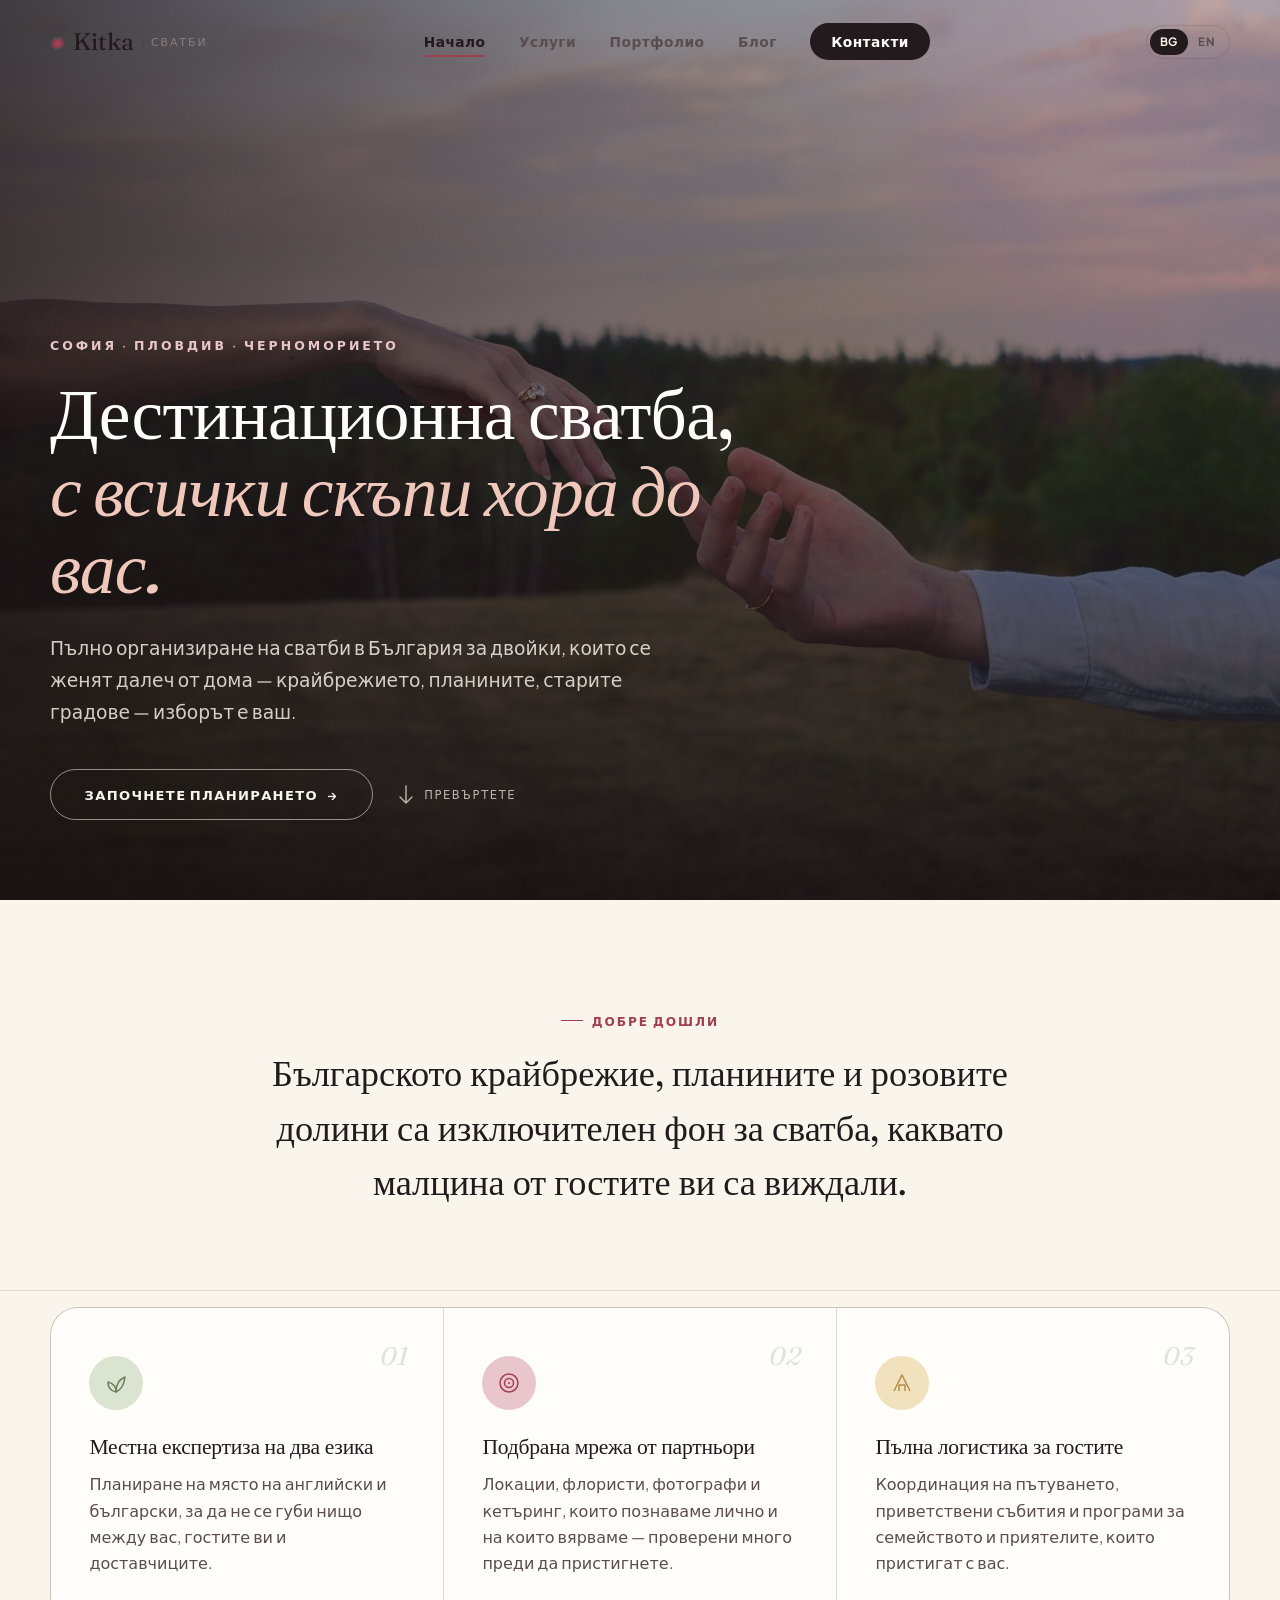
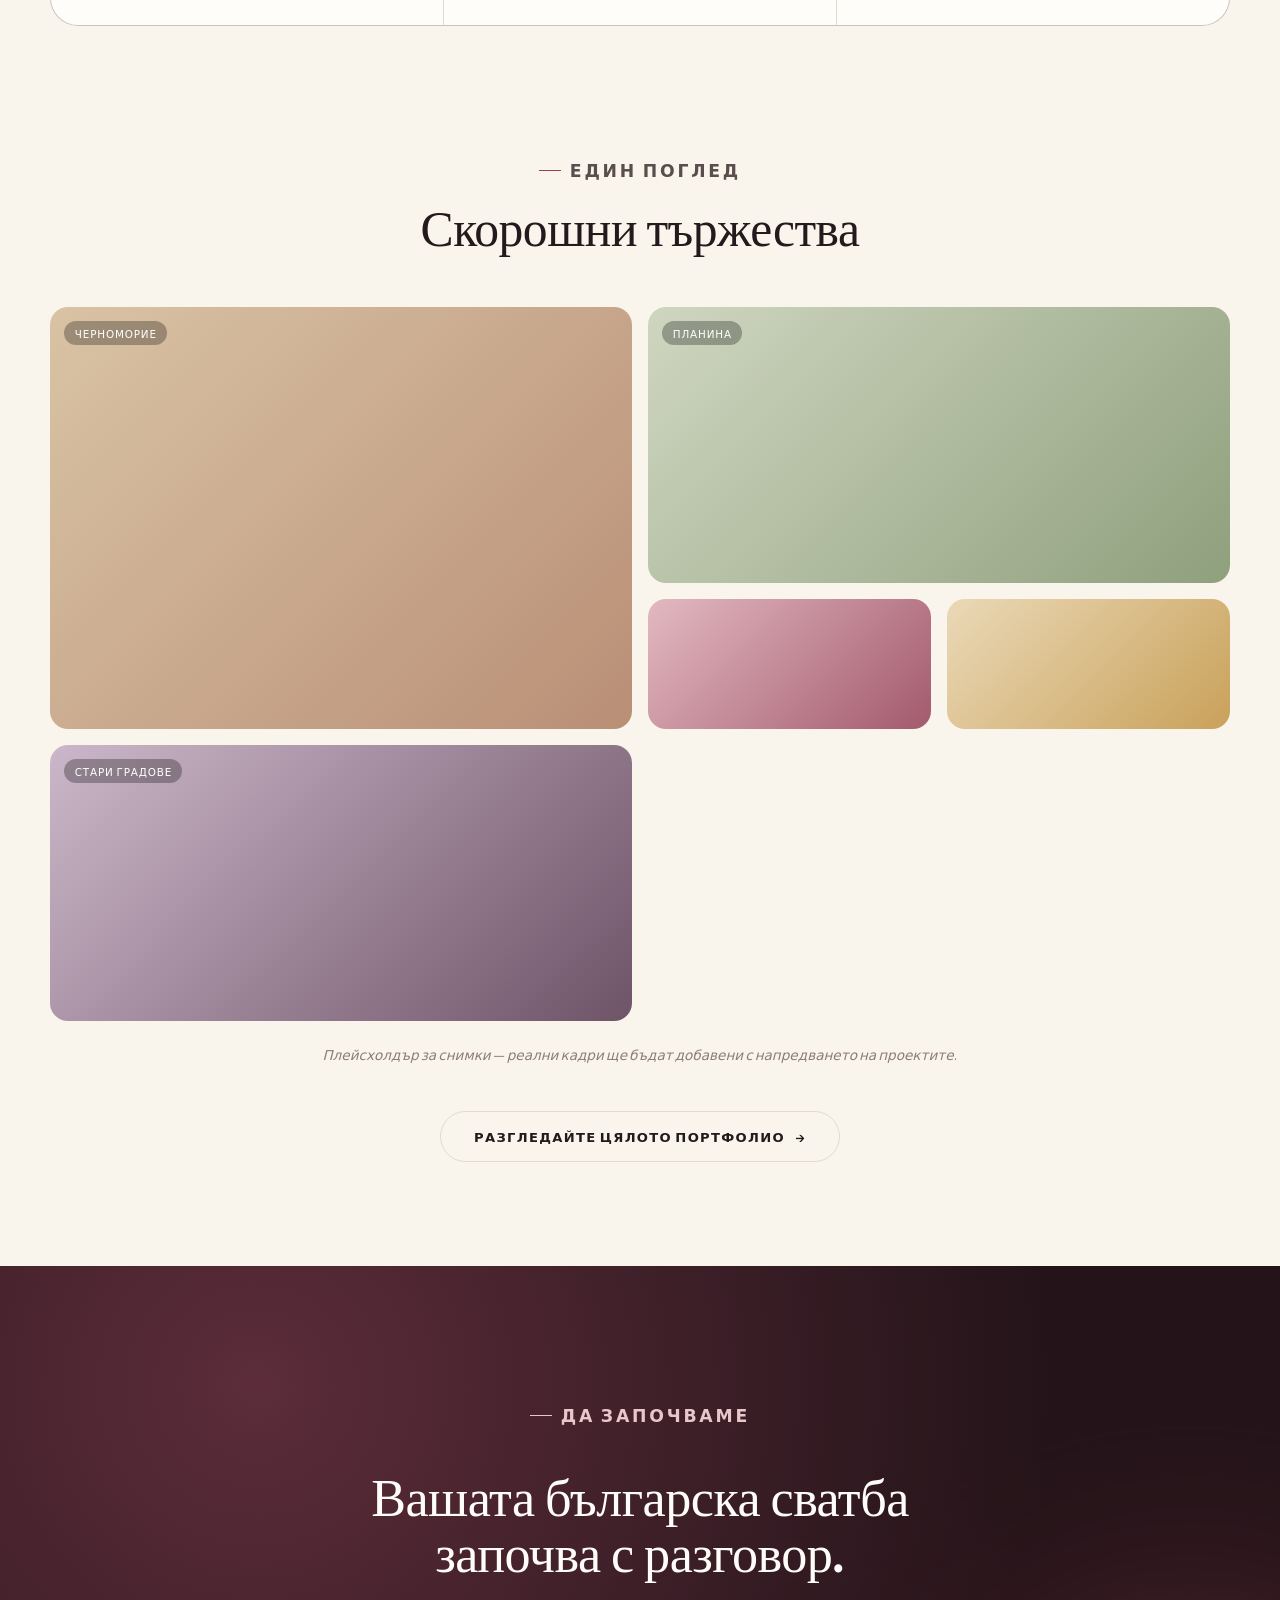
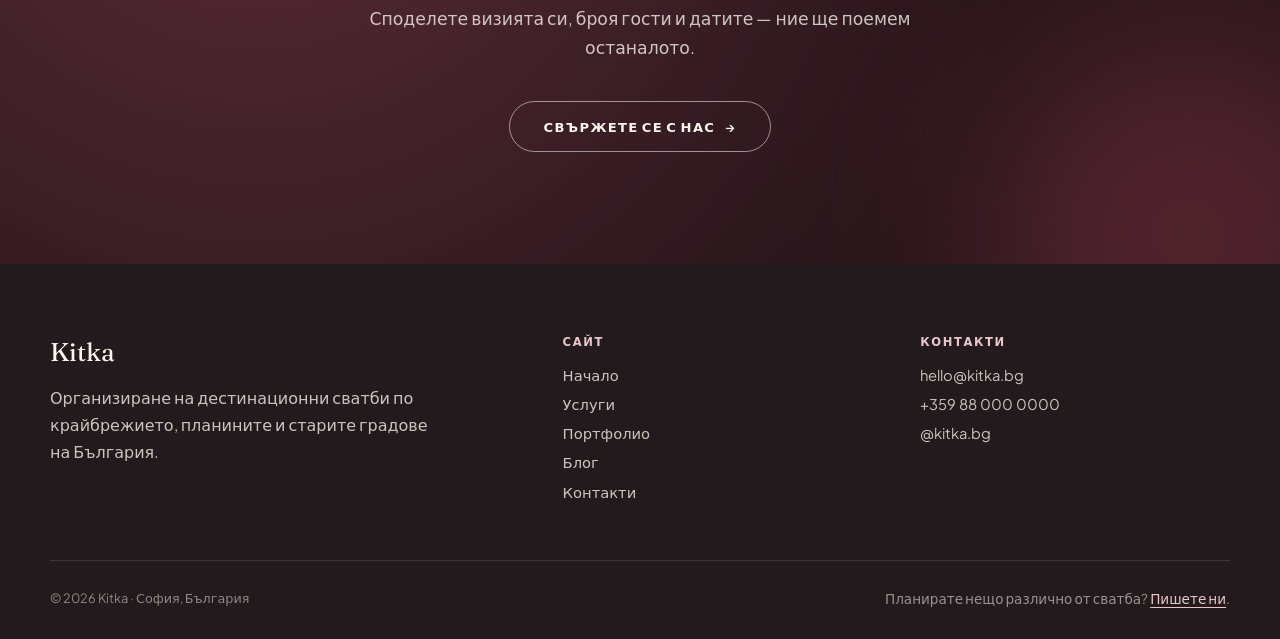
<file: index.html>
<!DOCTYPE html>
<html lang="en" data-title-key="meta.title.home">
<head>
<meta charset="UTF-8" />
<meta name="viewport" content="width=device-width, initial-scale=1.0" />
<title>Kitka — Destination Weddings in Bulgaria</title>
<meta name="description" content="Full-service destination wedding planning across Bulgaria's coast, mountains and old towns." />
<link rel="icon" href="data:image/svg+xml,%3Csvg xmlns='http://www.w3.org/2000/svg' viewBox='0 0 100 100'%3E%3Ctext y='.9em' font-size='90' font-family='serif'%3E%E2%9C%BA%3C/text%3E%3C/svg%3E" />
<link rel="preconnect" href="https://fonts.googleapis.com" />
<link rel="preconnect" href="https://fonts.gstatic.com" crossorigin />
<link href="https://fonts.googleapis.com/css2?family=Fraunces:ital,opsz,wght@0,9..144,300;0,9..144,400;0,9..144,500;0,9..144,600;1,9..144,400;1,9..144,500&family=Plus+Jakarta+Sans:wght@400;500;600;700;800&display=swap" rel="stylesheet" />
<link rel="stylesheet" href="css/style.css" />
</head>
<body>

<div class="progress-bar" id="progressBar"></div>
<a class="skip-link" href="#main">Skip to content</a>

<header class="site-header" id="siteHeader">
  <div class="container header-inner">
    <a href="index.html" class="brand"><span class="brand-mark">✺</span> Kitka <span class="brand-sub" data-i18n="brand.sub">Weddings</span></a>
    <nav class="main-nav">
      <a href="index.html" data-i18n="nav.home">Home</a>
      <a href="services.html" data-i18n="nav.services">Services</a>
      <a href="portfolio.html" data-i18n="nav.portfolio">Portfolio</a>
      <a href="blog.html" data-i18n="nav.blog">Blog</a>
      <a href="contact.html" class="nav-cta" data-i18n="nav.contact">Contact</a>
    </nav>
    <div class="header-actions">
      <button class="lang-toggle" id="langToggle" data-lang="en" aria-label="Switch language">
        <span class="lang-pill" data-lang="bg">BG</span>
        <span class="lang-pill" data-lang="en">EN</span>
        <span class="lang-indicator"></span>
      </button>
      <button class="menu-btn" id="menuBtn" aria-label="Menu" aria-expanded="false">
        <span></span><span></span><span></span>
      </button>
    </div>
  </div>
</header>

<div class="mobile-menu" id="mobileMenu">
  <a href="index.html" data-i18n="nav.home">Home</a>
  <a href="services.html" data-i18n="nav.services">Services</a>
  <a href="portfolio.html" data-i18n="nav.portfolio">Portfolio</a>
  <a href="blog.html" data-i18n="nav.blog">Blog</a>
  <a href="contact.html" data-i18n="nav.contact">Contact</a>
  <p class="mobile-meta" data-i18n-html="mobile.meta">hello@kitka.bg<br>+359 88 000 0000<br>Sofia, Bulgaria</p>
</div>

<main id="main">

  <section class="hero">
    <img class="hero-bg-img" src="assets/img/hero-hands.jpg" alt="" />
    <div class="hero-scrim"></div>
    <div class="hero-orb o1"></div>
    <div class="hero-orb o2"></div>
    <div class="hero-orb o3"></div>
    <div class="hero-noise"></div>
    <div class="container hero-inner">
      <p class="hero-eyebrow" data-i18n="hero.eyebrow">Sofia · Plovdiv · Black Sea Coast</p>
      <h1 data-i18n-html="hero.h1.html">Destination weddings, <em>gathered around you.</em></h1>
      <p class="hero-sub" data-i18n="hero.sub">Full-service wedding planning in Bulgaria for couples marrying far from home — the coast, the mountains, the old towns, all yours to choose.</p>
      <div class="hero-actions">
        <a href="contact.html" class="btn btn-outline is-magnetic"><span data-i18n="hero.cta">Start Planning</span><span class="arrow">→</span></a>
        <span class="scroll-cue">
          <svg width="14" height="20" viewBox="0 0 14 20" fill="none"><path d="M7 1v17M1 12l6 6 6-6" stroke="currentColor" stroke-width="1.4" stroke-linecap="round" stroke-linejoin="round"/></svg>
          <span data-i18n="hero.scroll">Scroll</span>
        </span>
      </div>
    </div>
  </section>

  <section class="welcome">
    <div class="container">
      <p class="eyebrow" style="justify-content:center;" data-i18n="welcome.eyebrow">Welcome</p>
      <p class="lede reveal" data-i18n="welcome.lede">Bulgaria's coastline, mountains, and rose valleys make an extraordinary backdrop for a wedding few of your guests have seen before.</p>
    </div>
  </section>

  <hr class="divider" />

  <section class="features">
    <div class="container">
      <div class="feature-grid" data-reveal-group>
        <div class="feature-card reveal">
          <span class="feature-num">01</span>
          <div class="feature-icon">
            <svg width="24" height="24" viewBox="0 0 24 24" fill="none"><path d="M12 21c0-6-4-9-8-10 0 6 3 9 8 10Z" stroke="currentColor" stroke-width="1.5" stroke-linejoin="round"/><path d="M12 21c0-8 4-13 9-15-1 8-4 13-9 15Z" stroke="currentColor" stroke-width="1.5" stroke-linejoin="round"/></svg>
          </div>
          <h3 data-i18n="feature1.title">Local, Bilingual Expertise</h3>
          <p data-i18n="feature1.desc">On-the-ground planning in English and Bulgarian, so nothing is lost between you, your guests, and your vendors.</p>
        </div>
        <div class="feature-card reveal">
          <span class="feature-num">02</span>
          <div class="feature-icon">
            <svg width="24" height="24" viewBox="0 0 24 24" fill="none"><circle cx="12" cy="12" r="9" stroke="currentColor" stroke-width="1.5"/><circle cx="12" cy="12" r="4.5" stroke="currentColor" stroke-width="1.5"/><circle cx="12" cy="12" r="1" fill="currentColor"/></svg>
          </div>
          <h3 data-i18n="feature2.title">A Curated Vendor Network</h3>
          <p data-i18n="feature2.desc">Venues, florists, photographers and caterers we know personally and trust — vetted long before you arrive.</p>
        </div>
        <div class="feature-card reveal">
          <span class="feature-num">03</span>
          <div class="feature-icon">
            <svg width="24" height="24" viewBox="0 0 24 24" fill="none"><path d="M4 20 12 4l8 16" stroke="currentColor" stroke-width="1.5" stroke-linejoin="round"/><path d="M9 20v-6h6v6" stroke="currentColor" stroke-width="1.5" stroke-linejoin="round"/></svg>
          </div>
          <h3 data-i18n="feature3.title">Full Guest Logistics</h3>
          <p data-i18n="feature3.desc">Travel coordination, welcome events, and itineraries for the family and friends flying in with you.</p>
        </div>
      </div>
    </div>
  </section>

  <section class="gallery">
    <div class="container">
      <div class="section-head reveal">
        <p class="eyebrow" style="justify-content:center;" data-i18n="gallery.eyebrow">A Glimpse</p>
        <h2 data-i18n="gallery.heading">Recent Celebrations</h2>
      </div>
      <div class="gallery-grid reveal-scale">
        <div class="tile g1"><span class="tile-tag" data-i18n="portfolio.tag1">Black Sea Coast</span><span class="tile-label"><svg width="15" height="15" viewBox="0 0 24 24" fill="none"><rect x="3" y="7" width="18" height="13" rx="2" stroke="currentColor" stroke-width="1.6"/><path d="M8 7 10 4h4l2 3" stroke="currentColor" stroke-width="1.6"/><circle cx="12" cy="13.5" r="3.2" stroke="currentColor" stroke-width="1.6"/></svg>Sozopol</span></div>
        <div class="tile g2"><span class="tile-tag" data-i18n="portfolio.tag3">Mountains</span></div>
        <div class="tile g3"></div>
        <div class="tile g4"></div>
        <div class="tile g5"><span class="tile-tag" data-i18n="portfolio.tag2">Old Towns</span></div>
      </div>
      <p class="gallery-note" data-i18n="gallery.note">Photography placeholder — real photography to be added as projects are completed.</p>
      <div class="gallery-cta reveal">
        <a href="portfolio.html" class="btn btn-outline-ink"><span data-i18n="gallery.cta">View Full Portfolio</span><span class="arrow">→</span></a>
      </div>
    </div>
  </section>

  <section class="cta-band">
    <div class="cta-orb"></div>
    <div class="container reveal">
      <p class="eyebrow" style="justify-content:center;" data-i18n="cta.eyebrow">Let's Begin</p>
      <h2 data-i18n="cta.heading">Your Bulgarian wedding starts with a conversation.</h2>
      <p data-i18n="cta.sub">Tell us your vision, your guest count, and your dates — we'll take it from there.</p>
      <a href="contact.html" class="btn btn-outline is-magnetic"><span data-i18n="cta.button">Get in Touch</span><span class="arrow">→</span></a>
    </div>
  </section>

</main>

<footer class="site-footer">
  <div class="container">
    <div class="footer-grid">
      <div>
        <span class="footer-brand">Kitka</span>
        <p data-i18n="footer.desc">Destination wedding planning across Bulgaria's coast, mountains, and old towns.</p>
      </div>
      <div class="footer-col">
        <h4 data-i18n="footer.site">Site</h4>
        <a href="index.html" data-i18n="nav.home">Home</a>
        <a href="services.html" data-i18n="nav.services">Services</a>
        <a href="portfolio.html" data-i18n="nav.portfolio">Portfolio</a>
        <a href="blog.html" data-i18n="nav.blog">Blog</a>
        <a href="contact.html" data-i18n="nav.contact">Contact</a>
      </div>
      <div class="footer-col">
        <h4 data-i18n="footer.contact">Contact</h4>
        <a href="mailto:hello@kitka.bg">hello@kitka.bg</a>
        <a href="tel:+35988000000">+359 88 000 0000</a>
        <a href="https://instagram.com/kitka.bg">@kitka.bg</a>
      </div>
    </div>
    <div class="footer-bottom">
      <span><span data-i18n="footer.copy">© 2026 Kitka</span> · <span data-i18n="footer.location">Sofia, Bulgaria</span></span>
      <span class="footer-aside" data-i18n-html="footer.aside.html">Planning something other than a wedding? <a href="contact.html">Let's talk</a>.</span>
    </div>
  </div>
</footer>

<button class="to-top" id="toTop" aria-label="Back to top">
  <svg width="18" height="18" viewBox="0 0 24 24" fill="none"><path d="M12 19V5M5 12l7-7 7 7" stroke="currentColor" stroke-width="1.8" stroke-linecap="round" stroke-linejoin="round"/></svg>
</button>

<script src="js/i18n.js"></script>
<script src="js/main.js"></script>
</body>
</html>
</file>
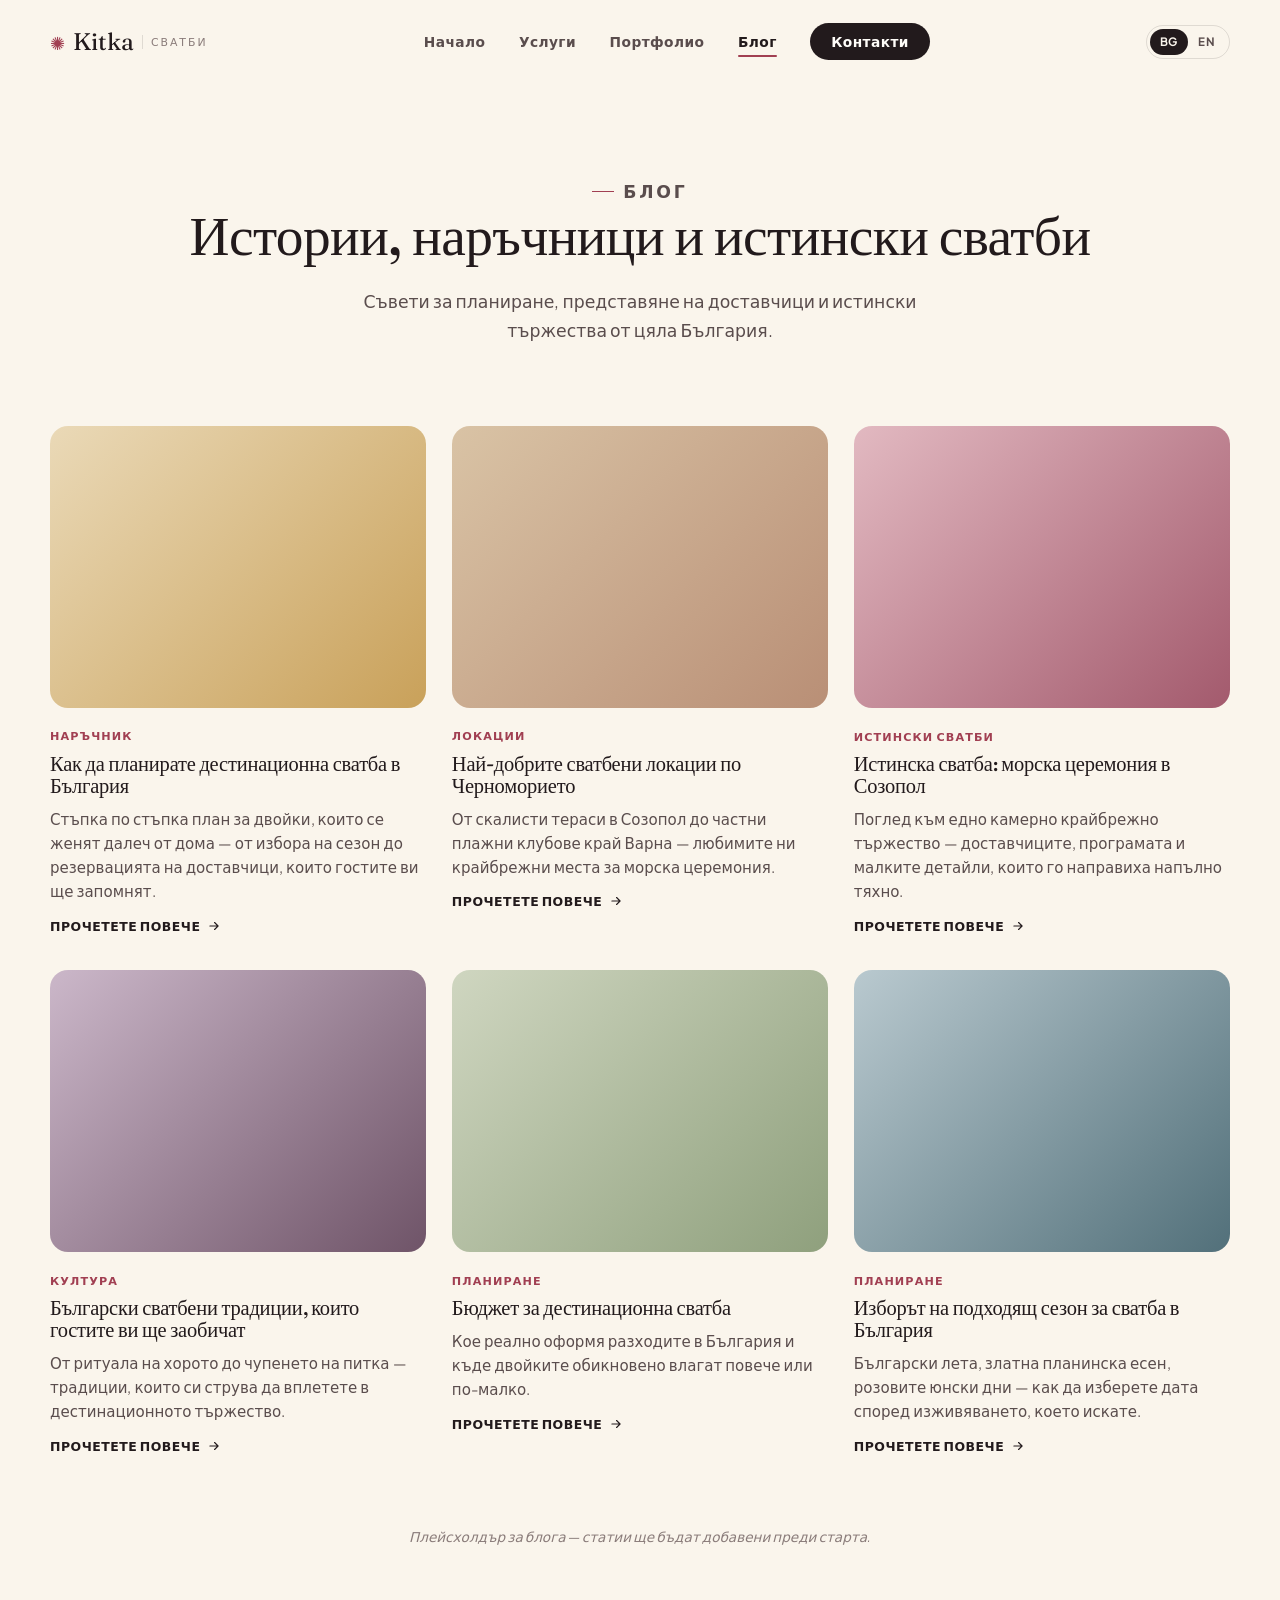
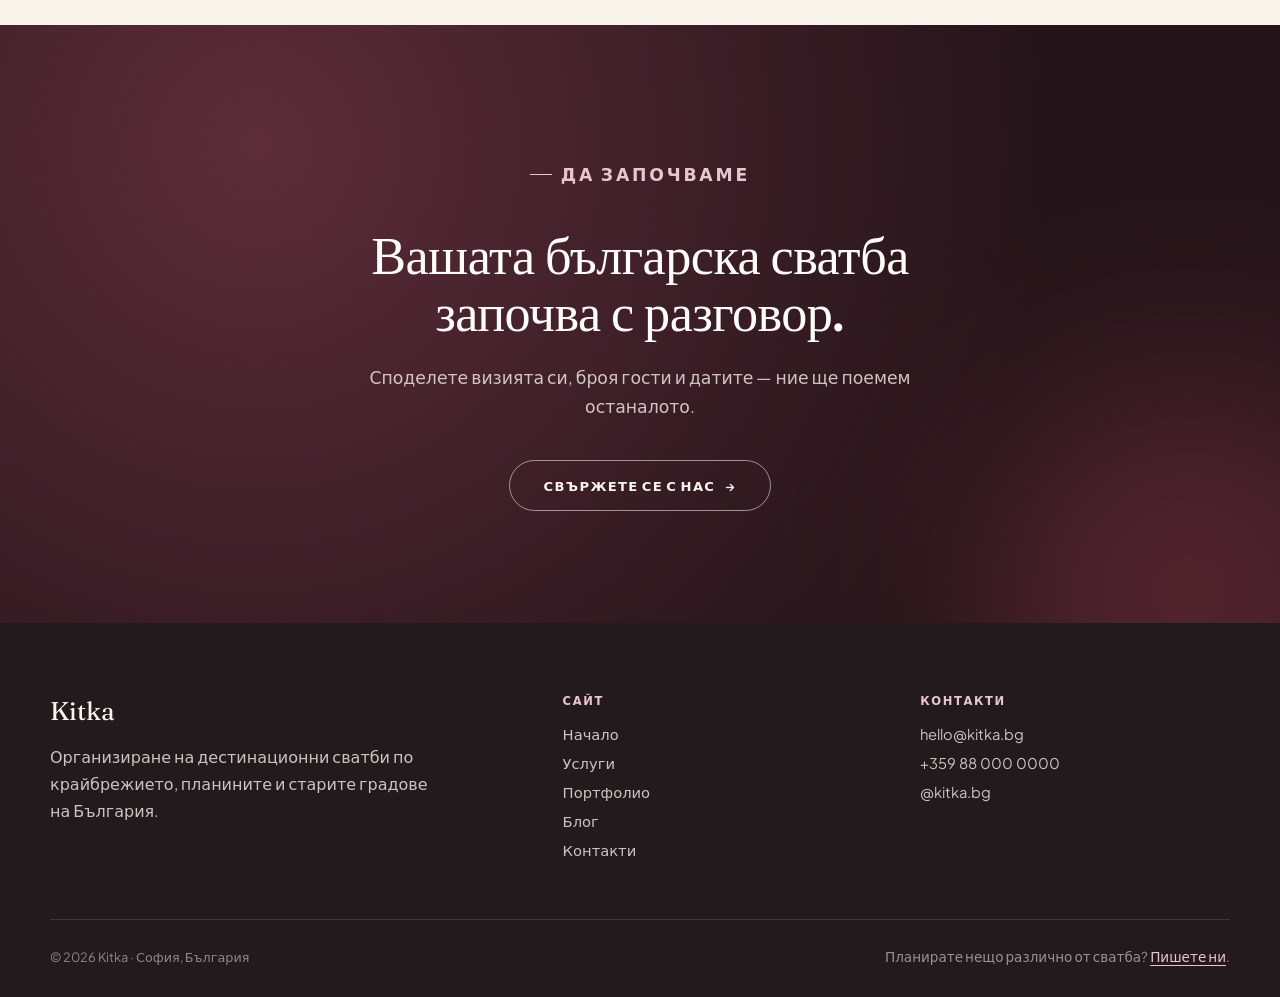
<file: blog.html>
<!DOCTYPE html>
<html lang="en" data-title-key="meta.title.blog">
<head>
<meta charset="UTF-8" />
<meta name="viewport" content="width=device-width, initial-scale=1.0" />
<title>Blog — Kitka Weddings</title>
<meta name="description" content="Planning advice, vendor spotlights, and real celebrations from across Bulgaria." />
<link rel="icon" href="data:image/svg+xml,%3Csvg xmlns='http://www.w3.org/2000/svg' viewBox='0 0 100 100'%3E%3Ctext y='.9em' font-size='90' font-family='serif'%3E%E2%9C%BA%3C/text%3E%3C/svg%3E" />
<link rel="preconnect" href="https://fonts.googleapis.com" />
<link rel="preconnect" href="https://fonts.gstatic.com" crossorigin />
<link href="https://fonts.googleapis.com/css2?family=Fraunces:ital,opsz,wght@0,9..144,300;0,9..144,400;0,9..144,500;0,9..144,600;1,9..144,400;1,9..144,500&family=Plus+Jakarta+Sans:wght@400;500;600;700;800&display=swap" rel="stylesheet" />
<link rel="stylesheet" href="css/style.css" />
</head>
<body>

<div class="progress-bar" id="progressBar"></div>
<a class="skip-link" href="#main">Skip to content</a>

<header class="site-header" id="siteHeader">
  <div class="container header-inner">
    <a href="index.html" class="brand"><span class="brand-mark">✺</span> Kitka <span class="brand-sub" data-i18n="brand.sub">Weddings</span></a>
    <nav class="main-nav">
      <a href="index.html" data-i18n="nav.home">Home</a>
      <a href="services.html" data-i18n="nav.services">Services</a>
      <a href="portfolio.html" data-i18n="nav.portfolio">Portfolio</a>
      <a href="blog.html" data-i18n="nav.blog">Blog</a>
      <a href="contact.html" class="nav-cta" data-i18n="nav.contact">Contact</a>
    </nav>
    <div class="header-actions">
      <button class="lang-toggle" id="langToggle" data-lang="en" aria-label="Switch language">
        <span class="lang-pill" data-lang="bg">BG</span>
        <span class="lang-pill" data-lang="en">EN</span>
        <span class="lang-indicator"></span>
      </button>
      <button class="menu-btn" id="menuBtn" aria-label="Menu" aria-expanded="false">
        <span></span><span></span><span></span>
      </button>
    </div>
  </div>
</header>

<div class="mobile-menu" id="mobileMenu">
  <a href="index.html" data-i18n="nav.home">Home</a>
  <a href="services.html" data-i18n="nav.services">Services</a>
  <a href="portfolio.html" data-i18n="nav.portfolio">Portfolio</a>
  <a href="blog.html" data-i18n="nav.blog">Blog</a>
  <a href="contact.html" data-i18n="nav.contact">Contact</a>
  <p class="mobile-meta" data-i18n-html="mobile.meta">hello@kitka.bg<br>+359 88 000 0000<br>Sofia, Bulgaria</p>
</div>

<main id="main">

  <section class="page-hero">
    <div class="container">
      <p class="eyebrow" style="justify-content:center;" data-i18n="blog.eyebrow">Blog</p>
      <h1 data-i18n="blog.h1">Stories, Guides & Real Weddings</h1>
      <p data-i18n="blog.sub">Planning advice, vendor spotlights, and real celebrations from across Bulgaria.</p>
    </div>
  </section>

  <section class="pricing">
    <div class="container">
      <div class="blog-grid" data-reveal-group>

        <article class="blog-card reveal">
          <div class="thumb tile g4"></div>
          <span class="cat" data-i18n="post1.cat">Planning Guide</span>
          <h3 data-i18n="post1.title">How to Plan a Destination Wedding in Bulgaria</h3>
          <p data-i18n="post1.desc">A step-by-step timeline for couples marrying abroad — from choosing a season to booking vendors your guests will remember.</p>
          <span class="read"><span data-i18n="blog.read">Read more</span><svg width="14" height="14" viewBox="0 0 24 24" fill="none"><path d="M5 12h14M13 6l6 6-6 6" stroke="currentColor" stroke-width="2" stroke-linecap="round" stroke-linejoin="round"/></svg></span>
        </article>

        <article class="blog-card reveal">
          <div class="thumb tile g1"></div>
          <span class="cat" data-i18n="post2.cat">Venues</span>
          <h3 data-i18n="post2.title">Best Wedding Venues Along the Black Sea Coast</h3>
          <p data-i18n="post2.desc">From clifftop terraces in Sozopol to private beach clubs near Varna — our favorite coastal settings for a seaside ceremony.</p>
          <span class="read"><span data-i18n="blog.read">Read more</span><svg width="14" height="14" viewBox="0 0 24 24" fill="none"><path d="M5 12h14M13 6l6 6-6 6" stroke="currentColor" stroke-width="2" stroke-linecap="round" stroke-linejoin="round"/></svg></span>
        </article>

        <article class="blog-card reveal">
          <div class="thumb tile g3"></div>
          <span class="cat" data-i18n="post3.cat">Real Weddings</span>
          <h3 data-i18n="post3.title">A Real Wedding: A Seaside Ceremony in Sozopol</h3>
          <p data-i18n="post3.desc">Inside an intimate coastal celebration — the vendors, the timeline, and the small details that made it feel entirely theirs.</p>
          <span class="read"><span data-i18n="blog.read">Read more</span><svg width="14" height="14" viewBox="0 0 24 24" fill="none"><path d="M5 12h14M13 6l6 6-6 6" stroke="currentColor" stroke-width="2" stroke-linecap="round" stroke-linejoin="round"/></svg></span>
        </article>

        <article class="blog-card reveal">
          <div class="thumb tile g5"></div>
          <span class="cat" data-i18n="post4.cat">Culture</span>
          <h3 data-i18n="post4.title">Bulgarian Wedding Traditions Your Guests Will Love</h3>
          <p data-i18n="post4.desc">From the horo dance to bread-breaking rituals — traditions worth weaving into a destination celebration.</p>
          <span class="read"><span data-i18n="blog.read">Read more</span><svg width="14" height="14" viewBox="0 0 24 24" fill="none"><path d="M5 12h14M13 6l6 6-6 6" stroke="currentColor" stroke-width="2" stroke-linecap="round" stroke-linejoin="round"/></svg></span>
        </article>

        <article class="blog-card reveal">
          <div class="thumb tile g2"></div>
          <span class="cat" data-i18n="post5.cat">Planning</span>
          <h3 data-i18n="post5.title">Budgeting for a Destination Wedding</h3>
          <p data-i18n="post5.desc">What actually drives cost in Bulgaria and where couples typically spend more or less.</p>
          <span class="read"><span data-i18n="blog.read">Read more</span><svg width="14" height="14" viewBox="0 0 24 24" fill="none"><path d="M5 12h14M13 6l6 6-6 6" stroke="currentColor" stroke-width="2" stroke-linecap="round" stroke-linejoin="round"/></svg></span>
        </article>

        <article class="blog-card reveal">
          <div class="thumb tile g6"></div>
          <span class="cat" data-i18n="post6.cat">Planning</span>
          <h3 data-i18n="post6.title">Choosing the Right Season for a Bulgarian Wedding</h3>
          <p data-i18n="post6.desc">Bulgarian summers, golden mountain autumns, rose-season Junes — how to pick dates around the experience you want.</p>
          <span class="read"><span data-i18n="blog.read">Read more</span><svg width="14" height="14" viewBox="0 0 24 24" fill="none"><path d="M5 12h14M13 6l6 6-6 6" stroke="currentColor" stroke-width="2" stroke-linecap="round" stroke-linejoin="round"/></svg></span>
        </article>

      </div>
      <p class="gallery-note" data-i18n="blog.note">Blog placeholder — articles to be added before launch.</p>
    </div>
  </section>

  <section class="cta-band">
    <div class="cta-orb"></div>
    <div class="container reveal">
      <p class="eyebrow" style="justify-content:center;" data-i18n="cta.eyebrow">Let's Begin</p>
      <h2 data-i18n="cta.heading">Your Bulgarian wedding starts with a conversation.</h2>
      <p data-i18n="cta.sub">Tell us your vision, your guest count, and your dates — we'll take it from there.</p>
      <a href="contact.html" class="btn btn-outline is-magnetic"><span data-i18n="cta.button">Get in Touch</span><span class="arrow">→</span></a>
    </div>
  </section>

</main>

<footer class="site-footer">
  <div class="container">
    <div class="footer-grid">
      <div>
        <span class="footer-brand">Kitka</span>
        <p data-i18n="footer.desc">Destination wedding planning across Bulgaria's coast, mountains, and old towns.</p>
      </div>
      <div class="footer-col">
        <h4 data-i18n="footer.site">Site</h4>
        <a href="index.html" data-i18n="nav.home">Home</a>
        <a href="services.html" data-i18n="nav.services">Services</a>
        <a href="portfolio.html" data-i18n="nav.portfolio">Portfolio</a>
        <a href="blog.html" data-i18n="nav.blog">Blog</a>
        <a href="contact.html" data-i18n="nav.contact">Contact</a>
      </div>
      <div class="footer-col">
        <h4 data-i18n="footer.contact">Contact</h4>
        <a href="mailto:hello@kitka.bg">hello@kitka.bg</a>
        <a href="tel:+35988000000">+359 88 000 0000</a>
        <a href="https://instagram.com/kitka.bg">@kitka.bg</a>
      </div>
    </div>
    <div class="footer-bottom">
      <span><span data-i18n="footer.copy">© 2026 Kitka</span> · <span data-i18n="footer.location">Sofia, Bulgaria</span></span>
      <span class="footer-aside" data-i18n-html="footer.aside.html">Planning something other than a wedding? <a href="contact.html">Let's talk</a>.</span>
    </div>
  </div>
</footer>

<button class="to-top" id="toTop" aria-label="Back to top">
  <svg width="18" height="18" viewBox="0 0 24 24" fill="none"><path d="M12 19V5M5 12l7-7 7 7" stroke="currentColor" stroke-width="1.8" stroke-linecap="round" stroke-linejoin="round"/></svg>
</button>

<script src="js/i18n.js"></script>
<script src="js/main.js"></script>
</body>
</html>
</file>
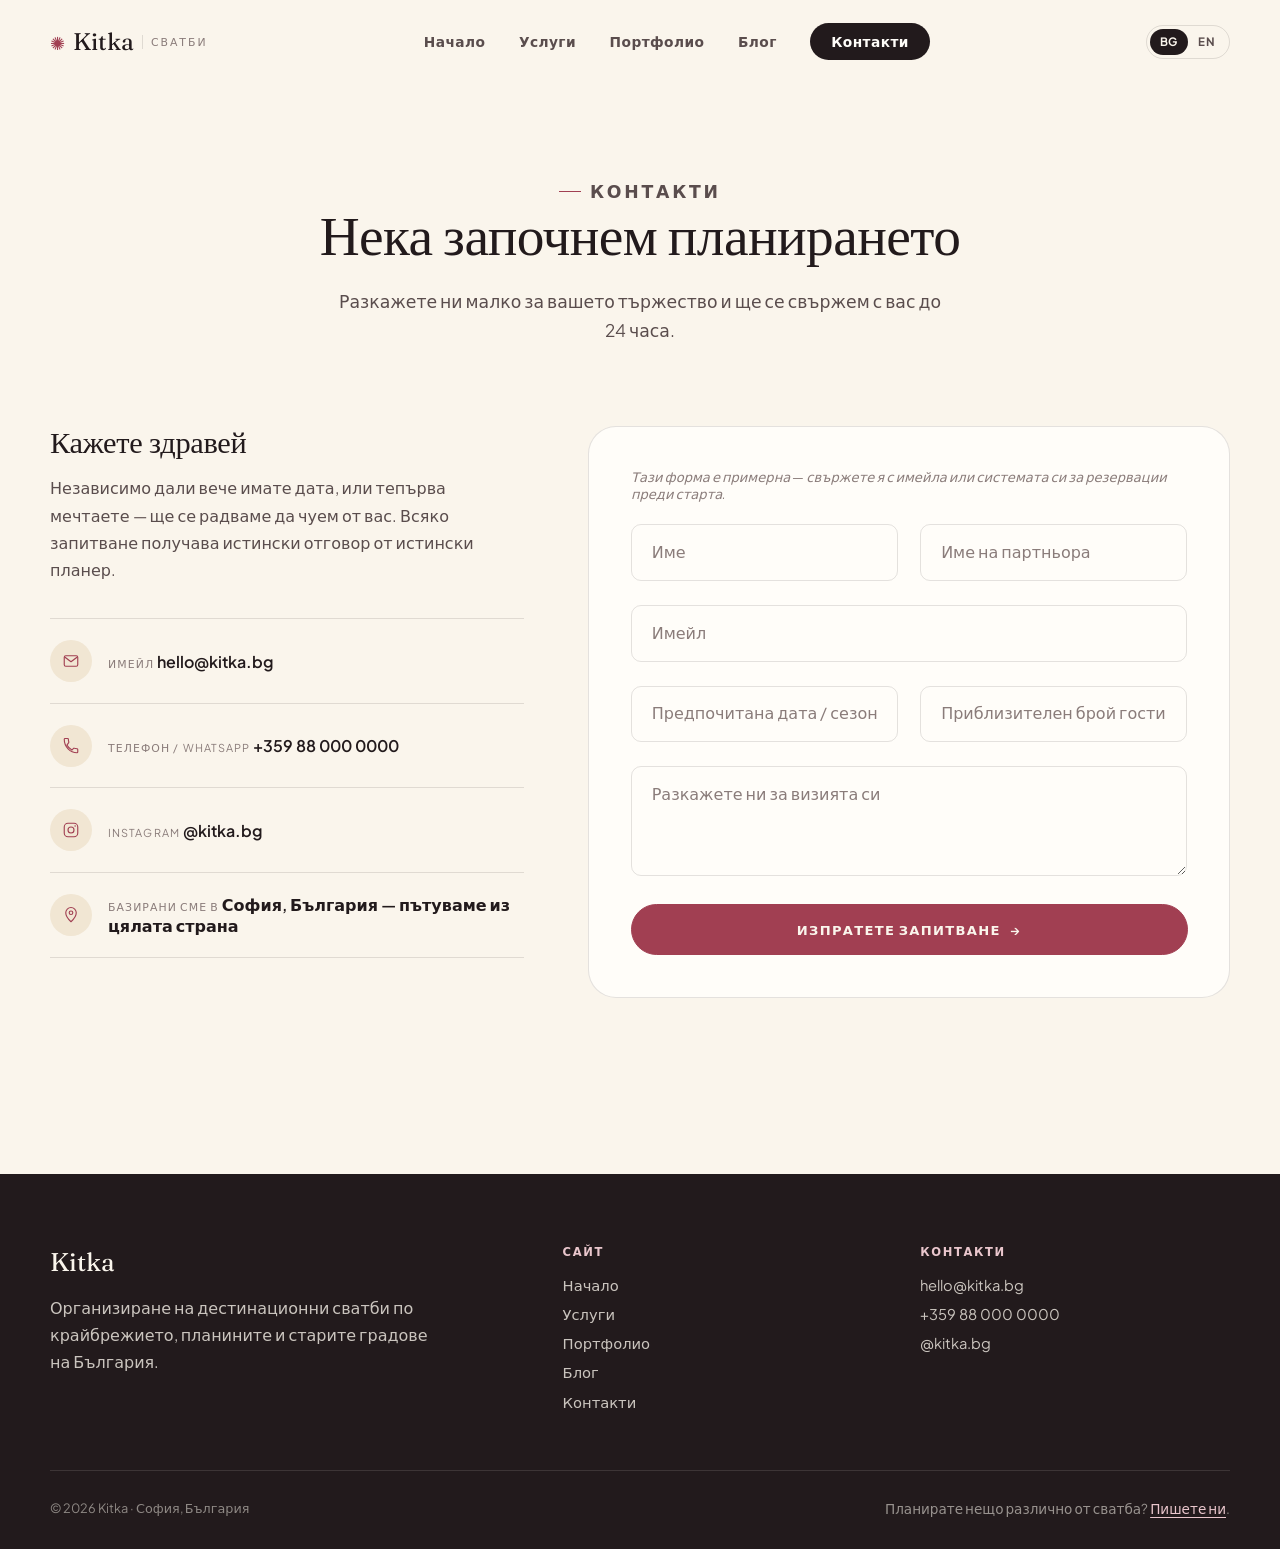
<file: contact.html>
<!DOCTYPE html>
<html lang="en" data-title-key="meta.title.contact">
<head>
<meta charset="UTF-8" />
<meta name="viewport" content="width=device-width, initial-scale=1.0" />
<title>Contact — Kitka Weddings</title>
<meta name="description" content="Tell us about your celebration and we'll be in touch within 24 hours." />
<link rel="icon" href="data:image/svg+xml,%3Csvg xmlns='http://www.w3.org/2000/svg' viewBox='0 0 100 100'%3E%3Ctext y='.9em' font-size='90' font-family='serif'%3E%E2%9C%BA%3C/text%3E%3C/svg%3E" />
<link rel="preconnect" href="https://fonts.googleapis.com" />
<link rel="preconnect" href="https://fonts.gstatic.com" crossorigin />
<link href="https://fonts.googleapis.com/css2?family=Fraunces:ital,opsz,wght@0,9..144,300;0,9..144,400;0,9..144,500;0,9..144,600;1,9..144,400;1,9..144,500&family=Plus+Jakarta+Sans:wght@400;500;600;700;800&display=swap" rel="stylesheet" />
<link rel="stylesheet" href="css/style.css" />
</head>
<body>

<div class="progress-bar" id="progressBar"></div>
<a class="skip-link" href="#main">Skip to content</a>

<header class="site-header" id="siteHeader">
  <div class="container header-inner">
    <a href="index.html" class="brand"><span class="brand-mark">✺</span> Kitka <span class="brand-sub" data-i18n="brand.sub">Weddings</span></a>
    <nav class="main-nav">
      <a href="index.html" data-i18n="nav.home">Home</a>
      <a href="services.html" data-i18n="nav.services">Services</a>
      <a href="portfolio.html" data-i18n="nav.portfolio">Portfolio</a>
      <a href="blog.html" data-i18n="nav.blog">Blog</a>
      <a href="contact.html" class="nav-cta" data-i18n="nav.contact">Contact</a>
    </nav>
    <div class="header-actions">
      <button class="lang-toggle" id="langToggle" data-lang="en" aria-label="Switch language">
        <span class="lang-pill" data-lang="bg">BG</span>
        <span class="lang-pill" data-lang="en">EN</span>
        <span class="lang-indicator"></span>
      </button>
      <button class="menu-btn" id="menuBtn" aria-label="Menu" aria-expanded="false">
        <span></span><span></span><span></span>
      </button>
    </div>
  </div>
</header>

<div class="mobile-menu" id="mobileMenu">
  <a href="index.html" data-i18n="nav.home">Home</a>
  <a href="services.html" data-i18n="nav.services">Services</a>
  <a href="portfolio.html" data-i18n="nav.portfolio">Portfolio</a>
  <a href="blog.html" data-i18n="nav.blog">Blog</a>
  <a href="contact.html" data-i18n="nav.contact">Contact</a>
  <p class="mobile-meta" data-i18n-html="mobile.meta">hello@kitka.bg<br>+359 88 000 0000<br>Sofia, Bulgaria</p>
</div>

<main id="main">

  <section class="page-hero">
    <div class="container">
      <p class="eyebrow" style="justify-content:center;" data-i18n="contact.eyebrow">Contact</p>
      <h1 data-i18n="contact.h1">Let's Start Planning</h1>
      <p data-i18n="contact.sub">Tell us a little about your celebration and we'll be in touch within 24 hours.</p>
    </div>
  </section>

  <section class="pricing">
    <div class="container">
      <div class="contact-wrap">

        <div class="contact-info reveal">
          <h2 data-i18n="contact.sayhello">Say Hello</h2>
          <p data-i18n="contact.saydesc">Whether you have a date set or you're just starting to dream, we'd love to hear from you. Every inquiry gets a real reply from a real planner.</p>

          <ul class="info-list">
            <li>
              <span class="info-icon"><svg width="18" height="18" viewBox="0 0 24 24" fill="none"><rect x="3" y="5" width="18" height="14" rx="2" stroke="currentColor" stroke-width="1.5"/><path d="m4 7 8 6 8-6" stroke="currentColor" stroke-width="1.5" stroke-linecap="round" stroke-linejoin="round"/></svg></span>
              <span>
                <span class="info-label" data-i18n="contact.email.label">Email</span>
                <a class="info-value" href="mailto:hello@kitka.bg">hello@kitka.bg</a>
              </span>
            </li>
            <li>
              <span class="info-icon"><svg width="18" height="18" viewBox="0 0 24 24" fill="none"><path d="M6.6 10.8c1.4 2.8 3.8 5.1 6.6 6.6l2.2-2.2c.3-.3.7-.4 1-.2 1.1.4 2.3.6 3.6.6.6 0 1 .4 1 1V20c0 .6-.4 1-1 1C10.9 21 3 13.1 3 3c0-.6.4-1 1-1h3.5c.6 0 1 .4 1 1 0 1.3.2 2.5.6 3.6.1.4 0 .8-.2 1L6.6 10.8Z" stroke="currentColor" stroke-width="1.5" stroke-linejoin="round"/></svg></span>
              <span>
                <span class="info-label" data-i18n="contact.phone.label">Phone / WhatsApp</span>
                <a class="info-value" href="tel:+35988000000">+359 88 000 0000</a>
              </span>
            </li>
            <li>
              <span class="info-icon"><svg width="18" height="18" viewBox="0 0 24 24" fill="none"><rect x="3" y="3" width="18" height="18" rx="5" stroke="currentColor" stroke-width="1.5"/><circle cx="12" cy="12" r="4" stroke="currentColor" stroke-width="1.5"/><circle cx="17.5" cy="6.5" r="1" fill="currentColor"/></svg></span>
              <span>
                <span class="info-label" data-i18n="contact.ig.label">Instagram</span>
                <a class="info-value" href="https://instagram.com/kitka.bg">@kitka.bg</a>
              </span>
            </li>
            <li>
              <span class="info-icon"><svg width="18" height="18" viewBox="0 0 24 24" fill="none"><path d="M12 21s7-6.5 7-12a7 7 0 1 0-14 0c0 5.5 7 12 7 12Z" stroke="currentColor" stroke-width="1.5" stroke-linejoin="round"/><circle cx="12" cy="9" r="2.4" stroke="currentColor" stroke-width="1.5"/></svg></span>
              <span>
                <span class="info-label" data-i18n="contact.based.label">Based in</span>
                <span class="info-value" data-i18n="contact.based.value">Sofia, Bulgaria — traveling nationwide</span>
              </span>
            </li>
          </ul>
        </div>

        <div class="contact-form reveal" id="contactFormWrap">
          <form id="contactForm" novalidate>
            <p class="form-note" data-i18n="form.note">This form is a template — connect it to your email or booking system before launch.</p>

            <div class="form-row">
              <div class="field">
                <input type="text" id="firstName" placeholder="Alex" data-i18n-placeholder="form.firstname" required />
                <label for="firstName" data-i18n="form.firstname">First Name</label>
              </div>
              <div class="field">
                <input type="text" id="partnerName" placeholder="Jordan" data-i18n-placeholder="form.partner" />
                <label for="partnerName" data-i18n="form.partner">Partner's Name</label>
              </div>
            </div>

            <div class="field">
              <input type="email" id="email" placeholder="you@email.com" data-i18n-placeholder="form.email" required />
              <label for="email" data-i18n="form.email">Email</label>
            </div>

            <div class="form-row">
              <div class="field">
                <input type="text" id="dateSeason" placeholder="e.g. September 2027" data-i18n-placeholder="form.date.ph" />
                <label for="dateSeason" data-i18n="form.date">Preferred Date / Season</label>
              </div>
              <div class="field">
                <input type="text" id="guestCount" placeholder="e.g. 80" data-i18n-placeholder="form.guests.ph" />
                <label for="guestCount" data-i18n="form.guests">Estimated Guest Count</label>
              </div>
            </div>

            <div class="field">
              <textarea id="vision" placeholder="Region, style, anything you already know you love…" data-i18n-placeholder="form.vision.ph"></textarea>
              <label for="vision" data-i18n="form.vision">Tell us about your vision</label>
            </div>

            <button type="submit" class="btn btn-rose is-magnetic" style="width:100%;">
              <span data-i18n="form.submit">Send Inquiry</span><span class="arrow">→</span>
            </button>
          </form>

          <div class="form-success" id="formSuccess">
            <div class="check"><svg width="28" height="28" viewBox="0 0 24 24" fill="none"><path d="M5 13l4 4L19 7" stroke="currentColor" stroke-width="2.2" stroke-linecap="round" stroke-linejoin="round"/></svg></div>
            <h3 data-i18n="form.success.title">Thank you!</h3>
            <p data-i18n="form.success.desc">Your inquiry has been noted. We'll be in touch within 24 hours to start planning your Bulgarian celebration.</p>
          </div>
        </div>

      </div>
    </div>
  </section>

</main>

<footer class="site-footer">
  <div class="container">
    <div class="footer-grid">
      <div>
        <span class="footer-brand">Kitka</span>
        <p data-i18n="footer.desc">Destination wedding planning across Bulgaria's coast, mountains, and old towns.</p>
      </div>
      <div class="footer-col">
        <h4 data-i18n="footer.site">Site</h4>
        <a href="index.html" data-i18n="nav.home">Home</a>
        <a href="services.html" data-i18n="nav.services">Services</a>
        <a href="portfolio.html" data-i18n="nav.portfolio">Portfolio</a>
        <a href="blog.html" data-i18n="nav.blog">Blog</a>
        <a href="contact.html" data-i18n="nav.contact">Contact</a>
      </div>
      <div class="footer-col">
        <h4 data-i18n="footer.contact">Contact</h4>
        <a href="mailto:hello@kitka.bg">hello@kitka.bg</a>
        <a href="tel:+35988000000">+359 88 000 0000</a>
        <a href="https://instagram.com/kitka.bg">@kitka.bg</a>
      </div>
    </div>
    <div class="footer-bottom">
      <span><span data-i18n="footer.copy">© 2026 Kitka</span> · <span data-i18n="footer.location">Sofia, Bulgaria</span></span>
      <span class="footer-aside" data-i18n-html="footer.aside.html">Planning something other than a wedding? <a href="contact.html">Let's talk</a>.</span>
    </div>
  </div>
</footer>

<button class="to-top" id="toTop" aria-label="Back to top">
  <svg width="18" height="18" viewBox="0 0 24 24" fill="none"><path d="M12 19V5M5 12l7-7 7 7" stroke="currentColor" stroke-width="1.8" stroke-linecap="round" stroke-linejoin="round"/></svg>
</button>

<script src="js/i18n.js"></script>
<script src="js/main.js"></script>
</body>
</html>
</file>
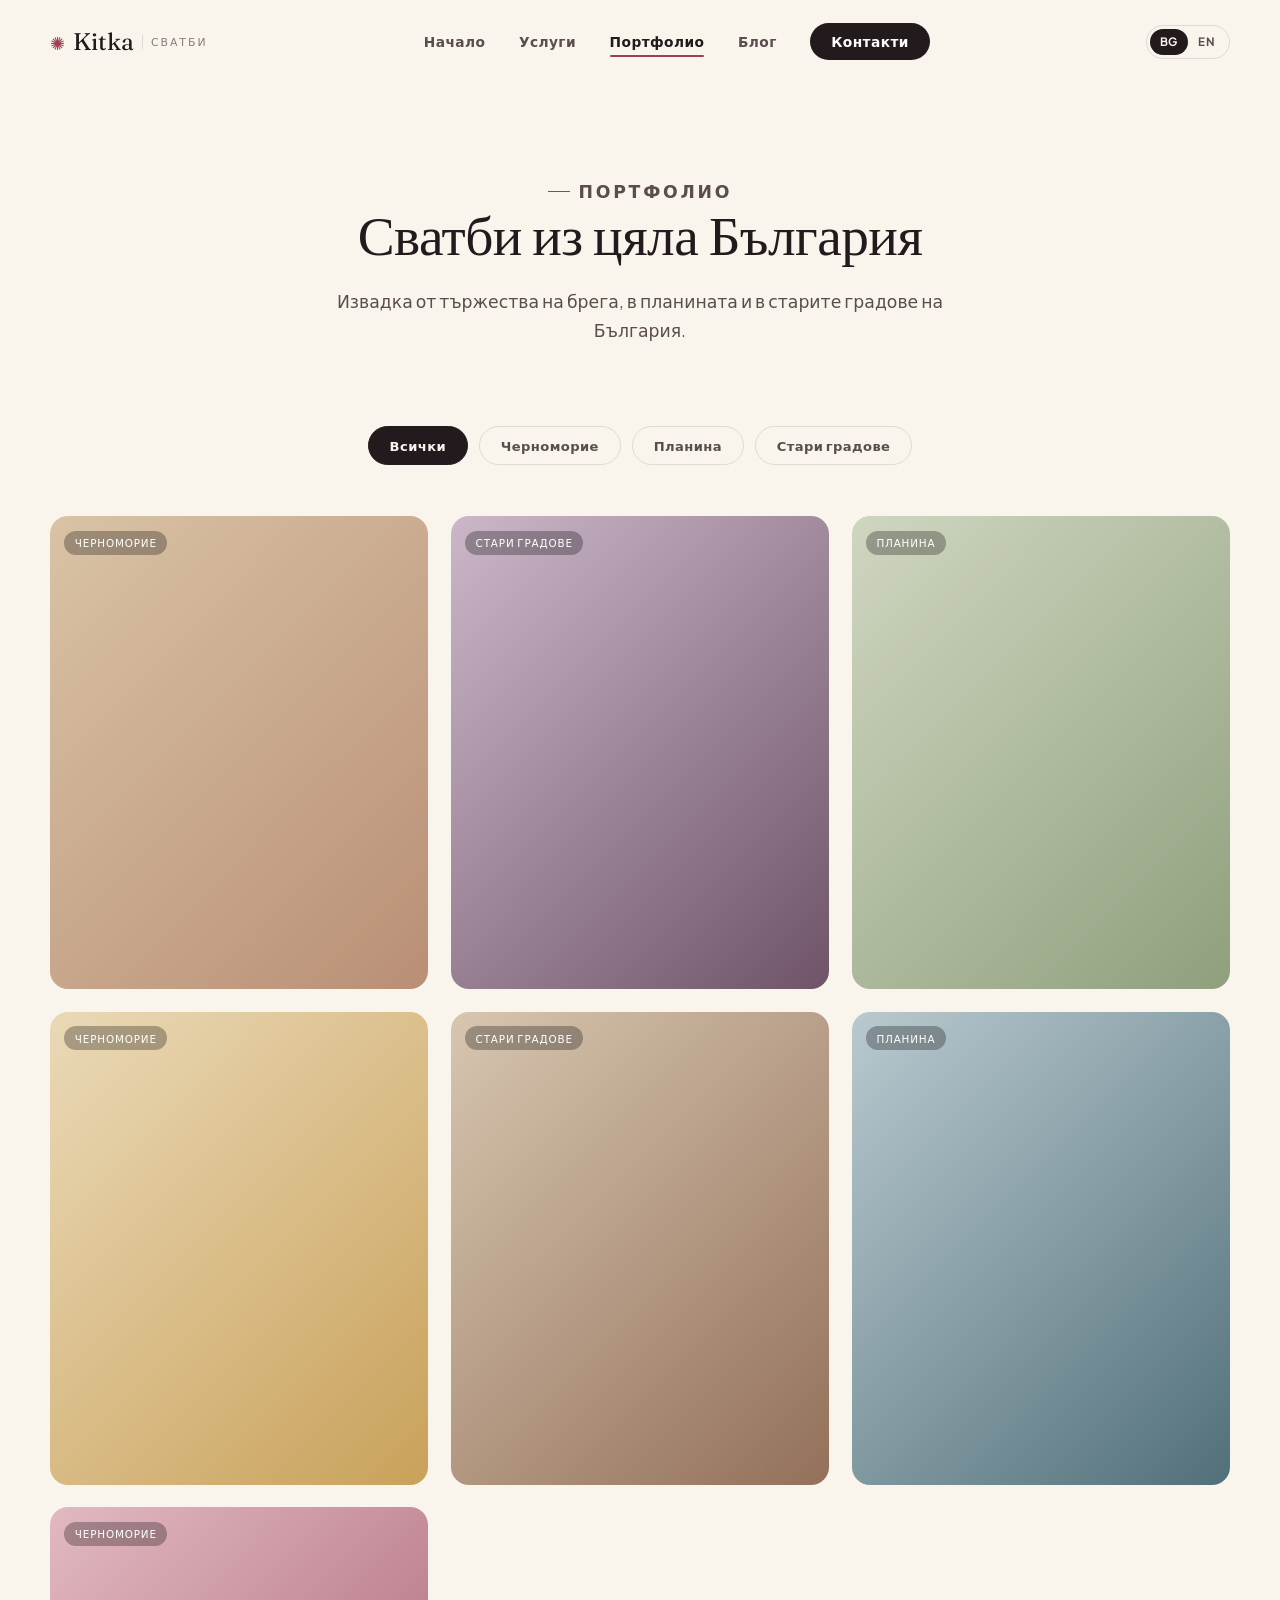
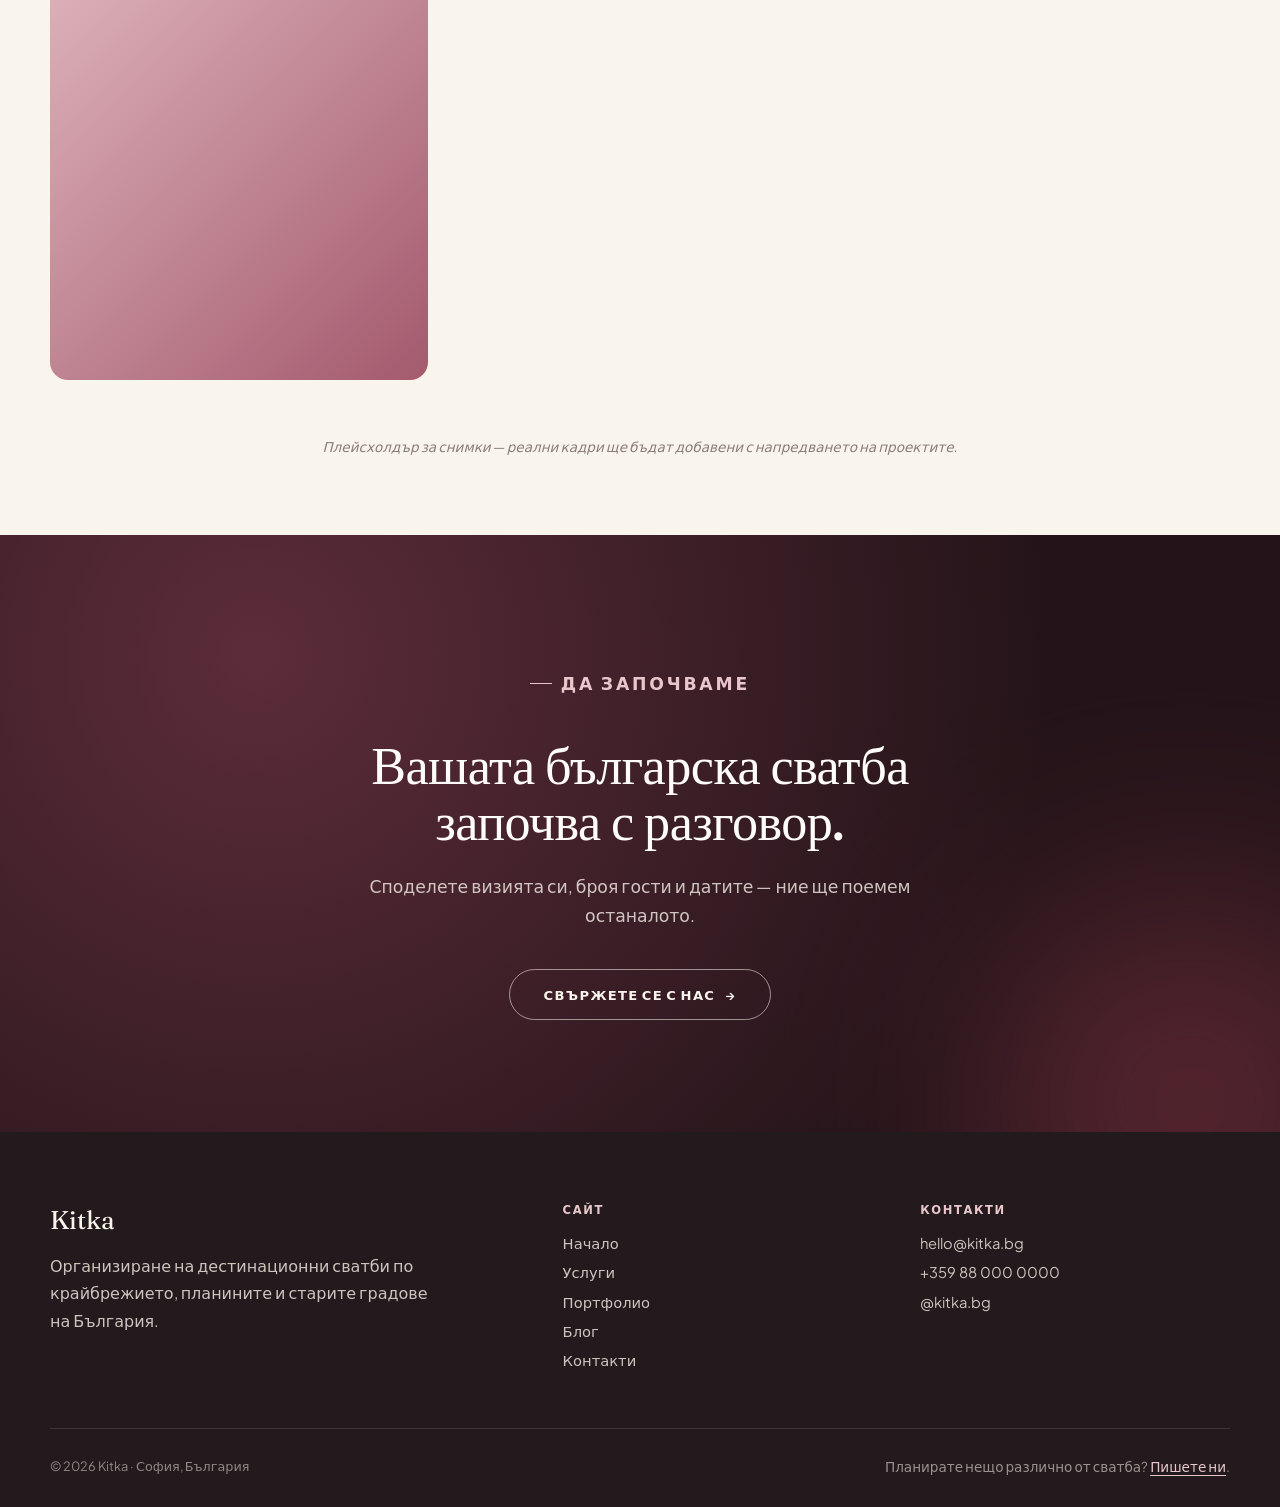
<file: portfolio.html>
<!DOCTYPE html>
<html lang="en" data-title-key="meta.title.portfolio">
<head>
<meta charset="UTF-8" />
<meta name="viewport" content="width=device-width, initial-scale=1.0" />
<title>Portfolio — Kitka Weddings</title>
<meta name="description" content="A sample of destination wedding celebrations on Bulgaria's coast, mountains, and old towns." />
<link rel="icon" href="data:image/svg+xml,%3Csvg xmlns='http://www.w3.org/2000/svg' viewBox='0 0 100 100'%3E%3Ctext y='.9em' font-size='90' font-family='serif'%3E%E2%9C%BA%3C/text%3E%3C/svg%3E" />
<link rel="preconnect" href="https://fonts.googleapis.com" />
<link rel="preconnect" href="https://fonts.gstatic.com" crossorigin />
<link href="https://fonts.googleapis.com/css2?family=Fraunces:ital,opsz,wght@0,9..144,300;0,9..144,400;0,9..144,500;0,9..144,600;1,9..144,400;1,9..144,500&family=Plus+Jakarta+Sans:wght@400;500;600;700;800&display=swap" rel="stylesheet" />
<link rel="stylesheet" href="css/style.css" />
</head>
<body>

<div class="progress-bar" id="progressBar"></div>
<a class="skip-link" href="#main">Skip to content</a>

<header class="site-header" id="siteHeader">
  <div class="container header-inner">
    <a href="index.html" class="brand"><span class="brand-mark">✺</span> Kitka <span class="brand-sub" data-i18n="brand.sub">Weddings</span></a>
    <nav class="main-nav">
      <a href="index.html" data-i18n="nav.home">Home</a>
      <a href="services.html" data-i18n="nav.services">Services</a>
      <a href="portfolio.html" data-i18n="nav.portfolio">Portfolio</a>
      <a href="blog.html" data-i18n="nav.blog">Blog</a>
      <a href="contact.html" class="nav-cta" data-i18n="nav.contact">Contact</a>
    </nav>
    <div class="header-actions">
      <button class="lang-toggle" id="langToggle" data-lang="en" aria-label="Switch language">
        <span class="lang-pill" data-lang="bg">BG</span>
        <span class="lang-pill" data-lang="en">EN</span>
        <span class="lang-indicator"></span>
      </button>
      <button class="menu-btn" id="menuBtn" aria-label="Menu" aria-expanded="false">
        <span></span><span></span><span></span>
      </button>
    </div>
  </div>
</header>

<div class="mobile-menu" id="mobileMenu">
  <a href="index.html" data-i18n="nav.home">Home</a>
  <a href="services.html" data-i18n="nav.services">Services</a>
  <a href="portfolio.html" data-i18n="nav.portfolio">Portfolio</a>
  <a href="blog.html" data-i18n="nav.blog">Blog</a>
  <a href="contact.html" data-i18n="nav.contact">Contact</a>
  <p class="mobile-meta" data-i18n-html="mobile.meta">hello@kitka.bg<br>+359 88 000 0000<br>Sofia, Bulgaria</p>
</div>

<main id="main">

  <section class="page-hero">
    <div class="container">
      <p class="eyebrow" style="justify-content:center;" data-i18n="portfolio.eyebrow">Portfolio</p>
      <h1 data-i18n="portfolio.h1">Weddings Across Bulgaria</h1>
      <p data-i18n="portfolio.sub">A sample of celebrations on the coast, in the mountains, and in Bulgaria's historic old towns.</p>
    </div>
  </section>

  <section class="pricing">
    <div class="container">
      <div class="filters reveal">
        <button class="filter-pill is-active" data-filter="all" data-i18n="filter.all">All</button>
        <button class="filter-pill" data-filter="coast" data-i18n="filter.coast">Black Sea Coast</button>
        <button class="filter-pill" data-filter="mountains" data-i18n="filter.mountains">Mountains</button>
        <button class="filter-pill" data-filter="oldtowns" data-i18n="filter.oldtowns">Old Towns</button>
      </div>

      <div class="portfolio-grid reveal-scale">
        <div class="tile g1" data-category="coast"><span class="tile-tag" data-i18n="portfolio.tag1">Black Sea Coast</span></div>
        <div class="tile g5" data-category="oldtowns"><span class="tile-tag" data-i18n="portfolio.tag2">Old Towns</span></div>
        <div class="tile g2" data-category="mountains"><span class="tile-tag" data-i18n="portfolio.tag3">Mountains</span></div>
        <div class="tile g4" data-category="coast"><span class="tile-tag" data-i18n="portfolio.tag4">Black Sea Coast</span></div>
        <div class="tile g7" data-category="oldtowns"><span class="tile-tag" data-i18n="portfolio.tag5">Old Towns</span></div>
        <div class="tile g6" data-category="mountains"><span class="tile-tag" data-i18n="portfolio.tag6">Mountains</span></div>
        <div class="tile g3" data-category="coast"><span class="tile-tag" data-i18n="portfolio.tag7">Black Sea Coast</span></div>
      </div>

      <p class="gallery-note" data-i18n="portfolio.note">Photography placeholder — real photography to be added as projects are completed.</p>
    </div>
  </section>

  <section class="cta-band">
    <div class="cta-orb"></div>
    <div class="container reveal">
      <p class="eyebrow" style="justify-content:center;" data-i18n="cta.eyebrow">Let's Begin</p>
      <h2 data-i18n="cta.heading">Your Bulgarian wedding starts with a conversation.</h2>
      <p data-i18n="cta.sub">Tell us your vision, your guest count, and your dates — we'll take it from there.</p>
      <a href="contact.html" class="btn btn-outline is-magnetic"><span data-i18n="cta.button">Get in Touch</span><span class="arrow">→</span></a>
    </div>
  </section>

</main>

<footer class="site-footer">
  <div class="container">
    <div class="footer-grid">
      <div>
        <span class="footer-brand">Kitka</span>
        <p data-i18n="footer.desc">Destination wedding planning across Bulgaria's coast, mountains, and old towns.</p>
      </div>
      <div class="footer-col">
        <h4 data-i18n="footer.site">Site</h4>
        <a href="index.html" data-i18n="nav.home">Home</a>
        <a href="services.html" data-i18n="nav.services">Services</a>
        <a href="portfolio.html" data-i18n="nav.portfolio">Portfolio</a>
        <a href="blog.html" data-i18n="nav.blog">Blog</a>
        <a href="contact.html" data-i18n="nav.contact">Contact</a>
      </div>
      <div class="footer-col">
        <h4 data-i18n="footer.contact">Contact</h4>
        <a href="mailto:hello@kitka.bg">hello@kitka.bg</a>
        <a href="tel:+35988000000">+359 88 000 0000</a>
        <a href="https://instagram.com/kitka.bg">@kitka.bg</a>
      </div>
    </div>
    <div class="footer-bottom">
      <span><span data-i18n="footer.copy">© 2026 Kitka</span> · <span data-i18n="footer.location">Sofia, Bulgaria</span></span>
      <span class="footer-aside" data-i18n-html="footer.aside.html">Planning something other than a wedding? <a href="contact.html">Let's talk</a>.</span>
    </div>
  </div>
</footer>

<button class="to-top" id="toTop" aria-label="Back to top">
  <svg width="18" height="18" viewBox="0 0 24 24" fill="none"><path d="M12 19V5M5 12l7-7 7 7" stroke="currentColor" stroke-width="1.8" stroke-linecap="round" stroke-linejoin="round"/></svg>
</button>

<script src="js/i18n.js"></script>
<script src="js/main.js"></script>
</body>
</html>
</file>
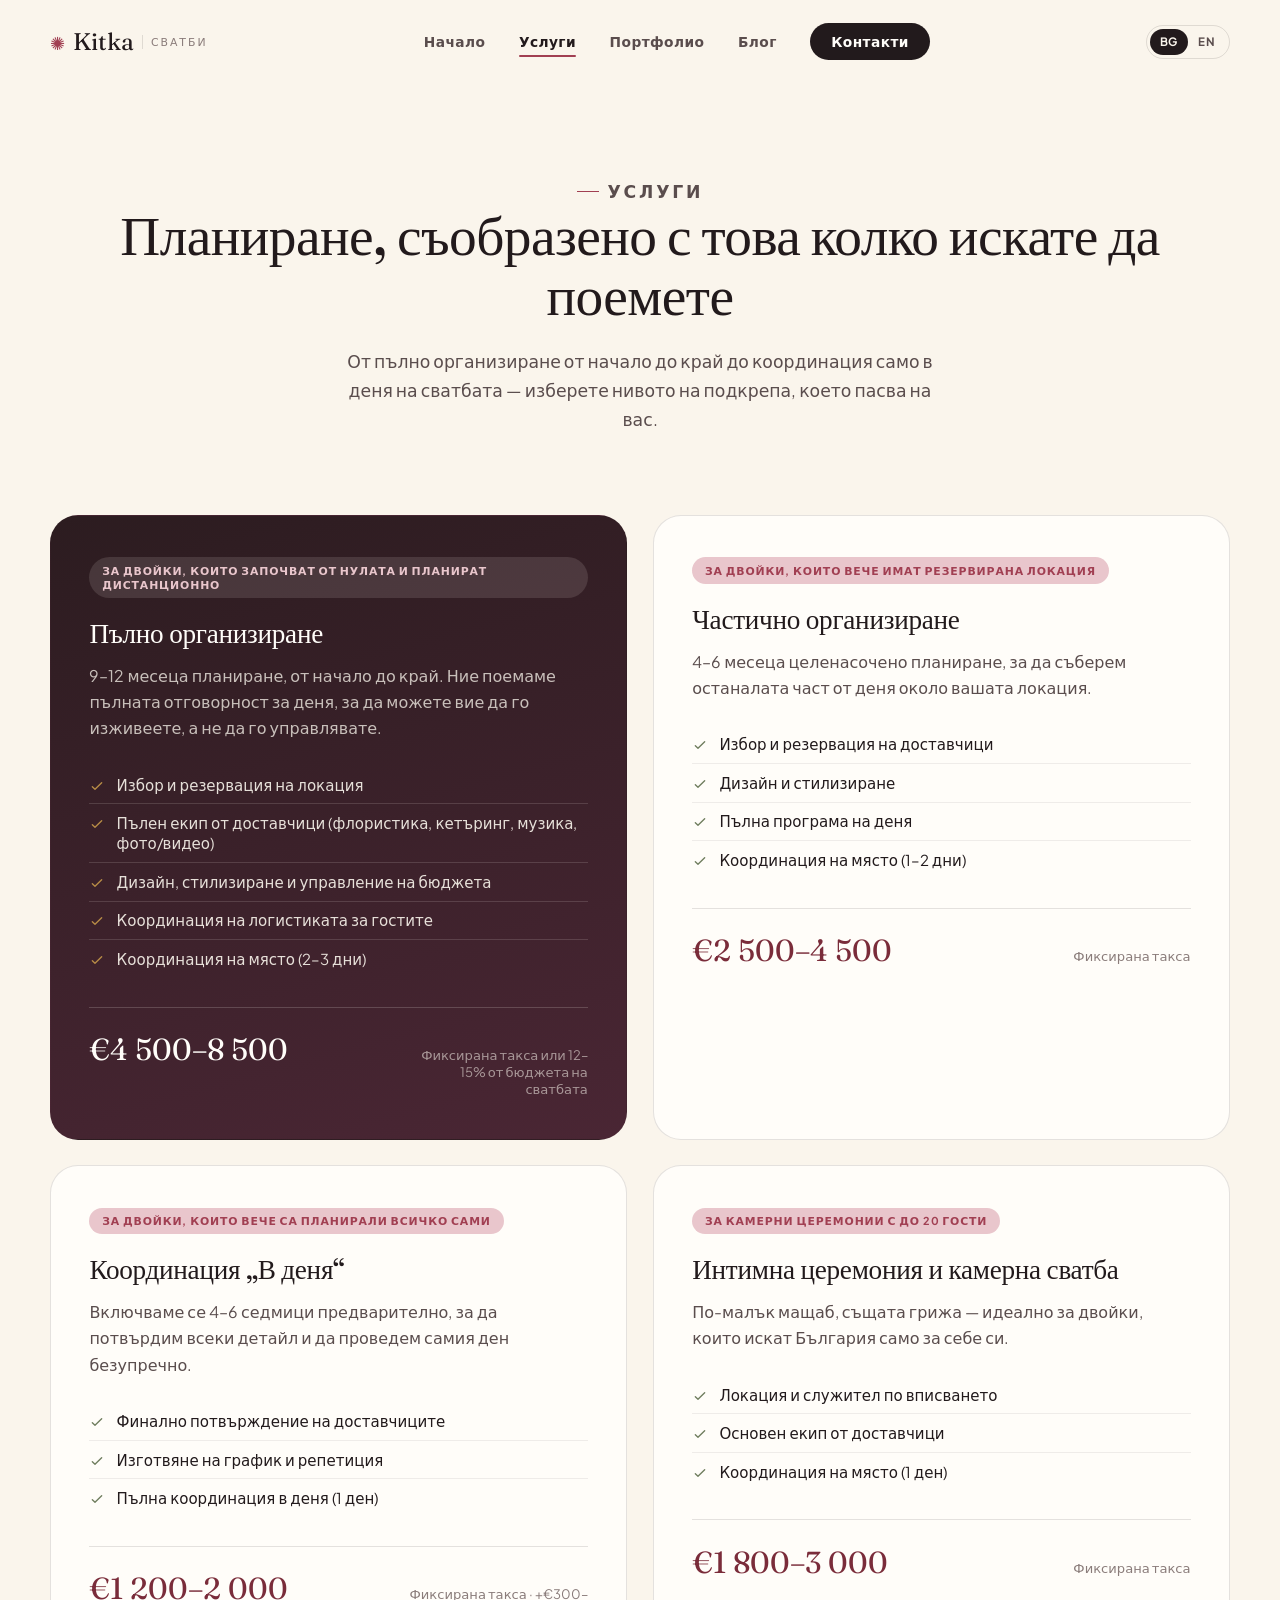
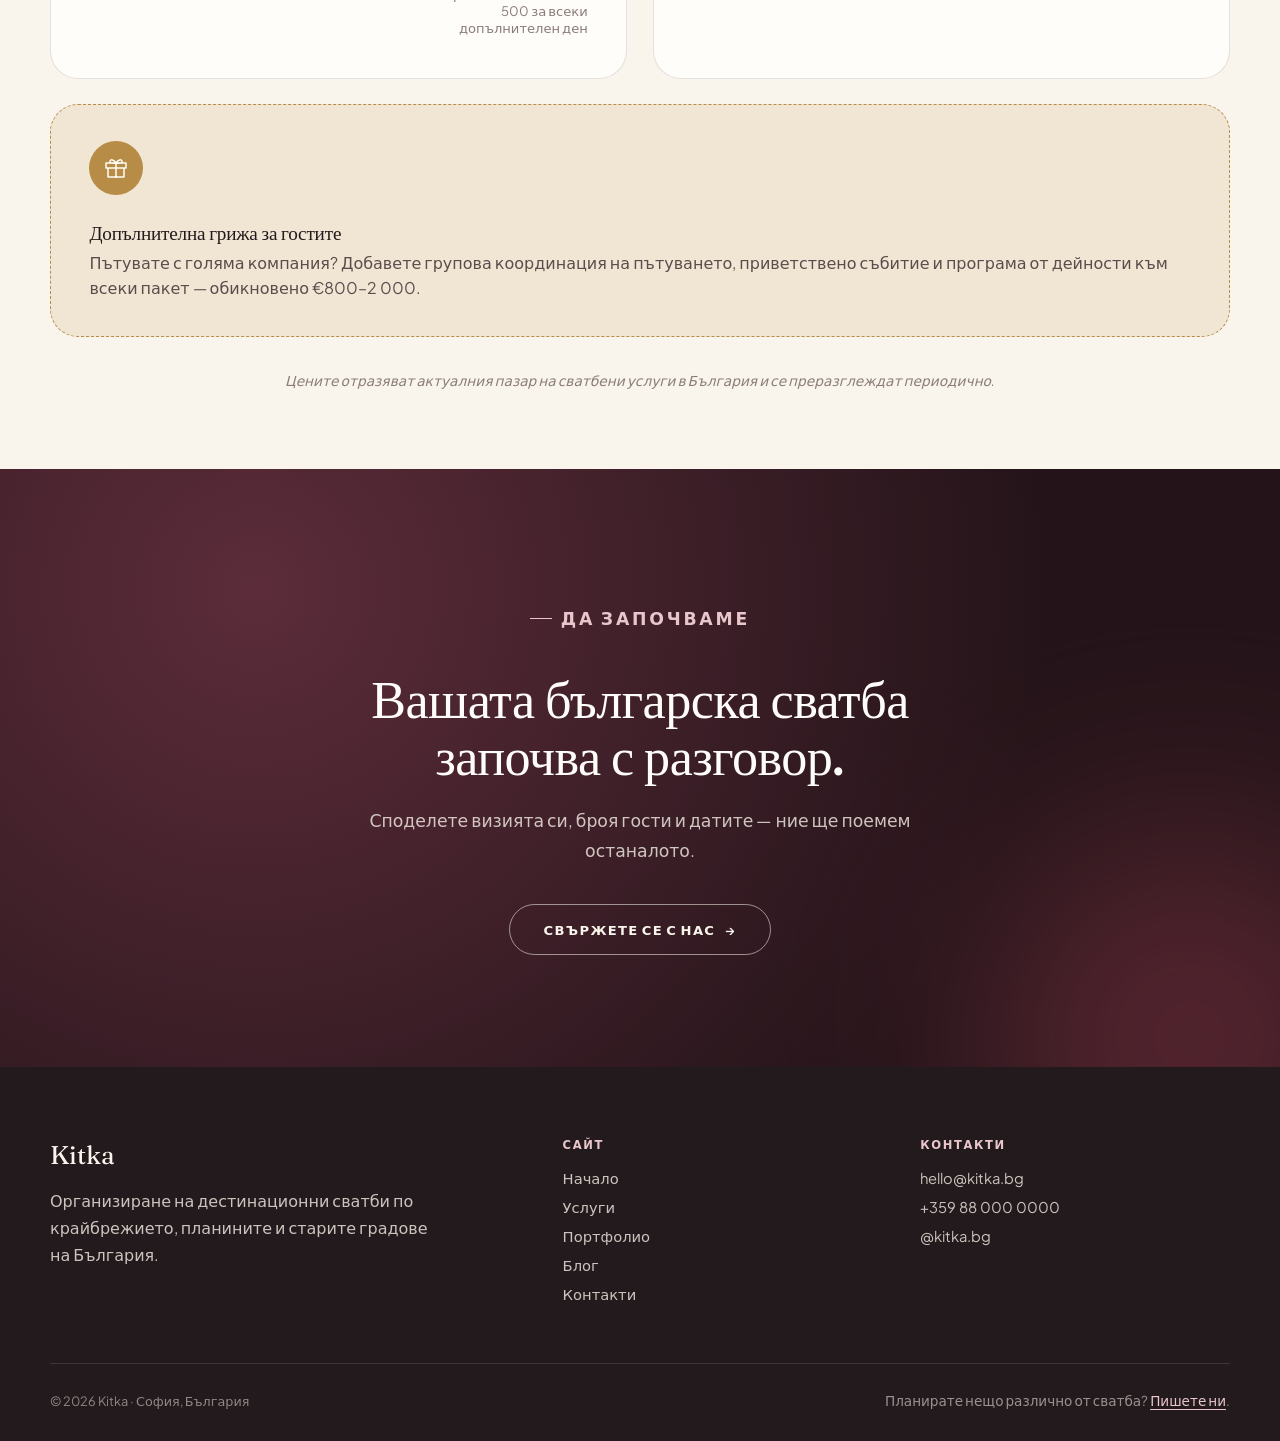
<file: services.html>
<!DOCTYPE html>
<html lang="en" data-title-key="meta.title.services">
<head>
<meta charset="UTF-8" />
<meta name="viewport" content="width=device-width, initial-scale=1.0" />
<title>Services — Kitka Weddings</title>
<meta name="description" content="Wedding planning packages in Bulgaria — from full planning to month-of coordination and elopements." />
<link rel="icon" href="data:image/svg+xml,%3Csvg xmlns='http://www.w3.org/2000/svg' viewBox='0 0 100 100'%3E%3Ctext y='.9em' font-size='90' font-family='serif'%3E%E2%9C%BA%3C/text%3E%3C/svg%3E" />
<link rel="preconnect" href="https://fonts.googleapis.com" />
<link rel="preconnect" href="https://fonts.gstatic.com" crossorigin />
<link href="https://fonts.googleapis.com/css2?family=Fraunces:ital,opsz,wght@0,9..144,300;0,9..144,400;0,9..144,500;0,9..144,600;1,9..144,400;1,9..144,500&family=Plus+Jakarta+Sans:wght@400;500;600;700;800&display=swap" rel="stylesheet" />
<link rel="stylesheet" href="css/style.css" />
</head>
<body>

<div class="progress-bar" id="progressBar"></div>
<a class="skip-link" href="#main">Skip to content</a>

<header class="site-header" id="siteHeader">
  <div class="container header-inner">
    <a href="index.html" class="brand"><span class="brand-mark">✺</span> Kitka <span class="brand-sub" data-i18n="brand.sub">Weddings</span></a>
    <nav class="main-nav">
      <a href="index.html" data-i18n="nav.home">Home</a>
      <a href="services.html" data-i18n="nav.services">Services</a>
      <a href="portfolio.html" data-i18n="nav.portfolio">Portfolio</a>
      <a href="blog.html" data-i18n="nav.blog">Blog</a>
      <a href="contact.html" class="nav-cta" data-i18n="nav.contact">Contact</a>
    </nav>
    <div class="header-actions">
      <button class="lang-toggle" id="langToggle" data-lang="en" aria-label="Switch language">
        <span class="lang-pill" data-lang="bg">BG</span>
        <span class="lang-pill" data-lang="en">EN</span>
        <span class="lang-indicator"></span>
      </button>
      <button class="menu-btn" id="menuBtn" aria-label="Menu" aria-expanded="false">
        <span></span><span></span><span></span>
      </button>
    </div>
  </div>
</header>

<div class="mobile-menu" id="mobileMenu">
  <a href="index.html" data-i18n="nav.home">Home</a>
  <a href="services.html" data-i18n="nav.services">Services</a>
  <a href="portfolio.html" data-i18n="nav.portfolio">Portfolio</a>
  <a href="blog.html" data-i18n="nav.blog">Blog</a>
  <a href="contact.html" data-i18n="nav.contact">Contact</a>
  <p class="mobile-meta" data-i18n-html="mobile.meta">hello@kitka.bg<br>+359 88 000 0000<br>Sofia, Bulgaria</p>
</div>

<main id="main">

  <section class="page-hero">
    <div class="container">
      <p class="eyebrow" style="justify-content:center;" data-i18n="services.eyebrow">Services</p>
      <h1 data-i18n="services.h1">Planning, Tailored to How Much You Want to Hold</h1>
      <p data-i18n="services.sub">From full end-to-end planning to a single, flawless day of coordination — choose the level of support that fits you.</p>
    </div>
  </section>

  <section class="pricing">
    <div class="container">
      <div class="pricing-grid">

        <div class="price-card featured reveal">
          <span class="tag" data-i18n="pkg1.tag">For couples starting from scratch, planning remotely</span>
          <h3 data-i18n="pkg1.title">Full Planning</h3>
          <p class="desc" data-i18n="pkg1.desc">9–12 months of planning, start to finish. We take full ownership of the day so you can experience it, not manage it.</p>
          <ul>
            <li><svg width="16" height="16" viewBox="0 0 24 24" fill="none"><path d="M5 13l4 4L19 7" stroke="currentColor" stroke-width="2" stroke-linecap="round" stroke-linejoin="round"/></svg><span data-i18n="pkg1.li1">Venue sourcing & booking</span></li>
            <li><svg width="16" height="16" viewBox="0 0 24 24" fill="none"><path d="M5 13l4 4L19 7" stroke="currentColor" stroke-width="2" stroke-linecap="round" stroke-linejoin="round"/></svg><span data-i18n="pkg1.li2">Full vendor team (florals, catering, music, photo/video)</span></li>
            <li><svg width="16" height="16" viewBox="0 0 24 24" fill="none"><path d="M5 13l4 4L19 7" stroke="currentColor" stroke-width="2" stroke-linecap="round" stroke-linejoin="round"/></svg><span data-i18n="pkg1.li3">Design, styling & budget management</span></li>
            <li><svg width="16" height="16" viewBox="0 0 24 24" fill="none"><path d="M5 13l4 4L19 7" stroke="currentColor" stroke-width="2" stroke-linecap="round" stroke-linejoin="round"/></svg><span data-i18n="pkg1.li4">Guest logistics coordination</span></li>
            <li><svg width="16" height="16" viewBox="0 0 24 24" fill="none"><path d="M5 13l4 4L19 7" stroke="currentColor" stroke-width="2" stroke-linecap="round" stroke-linejoin="round"/></svg><span data-i18n="pkg1.li5">On-site coordination (2–3 days)</span></li>
          </ul>
          <div class="price-row">
            <span class="price" data-i18n="pkg1.price">€4,500–8,500</span>
            <span class="price-note" data-i18n="pkg1.note">Flat fee, or 12–15% of total wedding budget</span>
          </div>
        </div>

        <div class="price-card reveal">
          <span class="tag" data-i18n="pkg2.tag">For couples who already have a venue booked</span>
          <h3 data-i18n="pkg2.title">Partial Planning</h3>
          <p class="desc" data-i18n="pkg2.desc">4–6 months of focused planning to bring the rest of the day together around your venue.</p>
          <ul>
            <li><svg width="16" height="16" viewBox="0 0 24 24" fill="none"><path d="M5 13l4 4L19 7" stroke="currentColor" stroke-width="2" stroke-linecap="round" stroke-linejoin="round"/></svg><span data-i18n="pkg2.li1">Vendor sourcing & booking</span></li>
            <li><svg width="16" height="16" viewBox="0 0 24 24" fill="none"><path d="M5 13l4 4L19 7" stroke="currentColor" stroke-width="2" stroke-linecap="round" stroke-linejoin="round"/></svg><span data-i18n="pkg2.li2">Design & styling</span></li>
            <li><svg width="16" height="16" viewBox="0 0 24 24" fill="none"><path d="M5 13l4 4L19 7" stroke="currentColor" stroke-width="2" stroke-linecap="round" stroke-linejoin="round"/></svg><span data-i18n="pkg2.li3">Full-day timeline</span></li>
            <li><svg width="16" height="16" viewBox="0 0 24 24" fill="none"><path d="M5 13l4 4L19 7" stroke="currentColor" stroke-width="2" stroke-linecap="round" stroke-linejoin="round"/></svg><span data-i18n="pkg2.li4">On-site coordination (1–2 days)</span></li>
          </ul>
          <div class="price-row">
            <span class="price" data-i18n="pkg2.price">€2,500–4,500</span>
            <span class="price-note" data-i18n="pkg2.note">Flat fee</span>
          </div>
        </div>

        <div class="price-card reveal">
          <span class="tag" data-i18n="pkg3.tag">For couples who've planned everything themselves</span>
          <h3 data-i18n="pkg3.title">Month-Of Coordination</h3>
          <p class="desc" data-i18n="pkg3.desc">We step in 4–6 weeks out to confirm every detail and run the day itself, flawlessly.</p>
          <ul>
            <li><svg width="16" height="16" viewBox="0 0 24 24" fill="none"><path d="M5 13l4 4L19 7" stroke="currentColor" stroke-width="2" stroke-linecap="round" stroke-linejoin="round"/></svg><span data-i18n="pkg3.li1">Final vendor confirmations</span></li>
            <li><svg width="16" height="16" viewBox="0 0 24 24" fill="none"><path d="M5 13l4 4L19 7" stroke="currentColor" stroke-width="2" stroke-linecap="round" stroke-linejoin="round"/></svg><span data-i18n="pkg3.li2">Timeline build & rehearsal</span></li>
            <li><svg width="16" height="16" viewBox="0 0 24 24" fill="none"><path d="M5 13l4 4L19 7" stroke="currentColor" stroke-width="2" stroke-linecap="round" stroke-linejoin="round"/></svg><span data-i18n="pkg3.li3">Full day-of coordination (1 day)</span></li>
          </ul>
          <div class="price-row">
            <span class="price" data-i18n="pkg3.price">€1,200–2,000</span>
            <span class="price-note" data-i18n="pkg3.note">Flat fee · +€300–500 per extra event day</span>
          </div>
        </div>

        <div class="price-card reveal">
          <span class="tag" data-i18n="pkg4.tag">For intimate ceremonies, under 20 guests</span>
          <h3 data-i18n="pkg4.title">Elopement & Micro-Wedding</h3>
          <p class="desc" data-i18n="pkg4.desc">A smaller footprint, the same care — perfect for couples who want Bulgaria to themselves.</p>
          <ul>
            <li><svg width="16" height="16" viewBox="0 0 24 24" fill="none"><path d="M5 13l4 4L19 7" stroke="currentColor" stroke-width="2" stroke-linecap="round" stroke-linejoin="round"/></svg><span data-i18n="pkg4.li1">Venue & officiant</span></li>
            <li><svg width="16" height="16" viewBox="0 0 24 24" fill="none"><path d="M5 13l4 4L19 7" stroke="currentColor" stroke-width="2" stroke-linecap="round" stroke-linejoin="round"/></svg><span data-i18n="pkg4.li2">Core vendor team</span></li>
            <li><svg width="16" height="16" viewBox="0 0 24 24" fill="none"><path d="M5 13l4 4L19 7" stroke="currentColor" stroke-width="2" stroke-linecap="round" stroke-linejoin="round"/></svg><span data-i18n="pkg4.li3">On-site coordination (1 day)</span></li>
          </ul>
          <div class="price-row">
            <span class="price" data-i18n="pkg4.price">€1,800–3,000</span>
            <span class="price-note" data-i18n="pkg4.note">Flat fee</span>
          </div>
        </div>

      </div>

      <div class="addon-banner reveal">
        <div class="icon">
          <svg width="24" height="24" viewBox="0 0 24 24" fill="none"><path d="M20 12v9H4v-9M2 7h20v5H2V7ZM12 22V7M12 7c-1.6-3-6-4.5-6-1.5C6 8 12 7 12 7ZM12 7c1.6-3 6-4.5 6-1.5C18 8 12 7 12 7Z" stroke="currentColor" stroke-width="1.5" stroke-linejoin="round"/></svg>
        </div>
        <div>
          <h4 data-i18n="addon.title">Guest Experience Add-On</h4>
          <p data-i18n="addon.desc">Traveling with a big group? Add group travel coordination, a welcome event, and guided activity itineraries to any package — typically €800–2,000.</p>
        </div>
      </div>

      <p class="pricing-note" data-i18n="services.footnote">Prices reflect the current Bulgarian wedding market and are reviewed periodically.</p>
    </div>
  </section>

  <section class="cta-band">
    <div class="cta-orb"></div>
    <div class="container reveal">
      <p class="eyebrow" style="justify-content:center;" data-i18n="cta.eyebrow">Let's Begin</p>
      <h2 data-i18n="cta.heading">Your Bulgarian wedding starts with a conversation.</h2>
      <p data-i18n="cta.sub">Tell us your vision, your guest count, and your dates — we'll take it from there.</p>
      <a href="contact.html" class="btn btn-outline is-magnetic"><span data-i18n="cta.button">Get in Touch</span><span class="arrow">→</span></a>
    </div>
  </section>

</main>

<footer class="site-footer">
  <div class="container">
    <div class="footer-grid">
      <div>
        <span class="footer-brand">Kitka</span>
        <p data-i18n="footer.desc">Destination wedding planning across Bulgaria's coast, mountains, and old towns.</p>
      </div>
      <div class="footer-col">
        <h4 data-i18n="footer.site">Site</h4>
        <a href="index.html" data-i18n="nav.home">Home</a>
        <a href="services.html" data-i18n="nav.services">Services</a>
        <a href="portfolio.html" data-i18n="nav.portfolio">Portfolio</a>
        <a href="blog.html" data-i18n="nav.blog">Blog</a>
        <a href="contact.html" data-i18n="nav.contact">Contact</a>
      </div>
      <div class="footer-col">
        <h4 data-i18n="footer.contact">Contact</h4>
        <a href="mailto:hello@kitka.bg">hello@kitka.bg</a>
        <a href="tel:+35988000000">+359 88 000 0000</a>
        <a href="https://instagram.com/kitka.bg">@kitka.bg</a>
      </div>
    </div>
    <div class="footer-bottom">
      <span><span data-i18n="footer.copy">© 2026 Kitka</span> · <span data-i18n="footer.location">Sofia, Bulgaria</span></span>
      <span class="footer-aside" data-i18n-html="footer.aside.html">Planning something other than a wedding? <a href="contact.html">Let's talk</a>.</span>
    </div>
  </div>
</footer>

<button class="to-top" id="toTop" aria-label="Back to top">
  <svg width="18" height="18" viewBox="0 0 24 24" fill="none"><path d="M12 19V5M5 12l7-7 7 7" stroke="currentColor" stroke-width="1.8" stroke-linecap="round" stroke-linejoin="round"/></svg>
</button>

<script src="js/i18n.js"></script>
<script src="js/main.js"></script>
</body>
</html>
</file>
<file: css/style.css>
/* ==========================================================================
   Kitka Weddings — design system
   ========================================================================== */

:root {
  --ink: #221a1c;
  --ink-soft: #5a4d4d;
  --ink-faint: #8a7c7a;
  --cream: #faf5ec;
  --cream-deep: #f1e6d3;
  --paper: #fffdf9;
  --rose: #a13f52;
  --rose-deep: #7a2c3a;
  --rose-soft: #e9c6cc;
  --sage: #6f7d5e;
  --sage-soft: #dbe3d1;
  --gold: #b78c46;
  --line: rgba(34, 26, 28, 0.12);
  --line-soft: rgba(34, 26, 28, 0.07);
  --shadow-sm: 0 2px 10px rgba(34, 20, 22, 0.06);
  --shadow-md: 0 14px 40px rgba(34, 20, 22, 0.12);
  --shadow-lg: 0 24px 70px rgba(34, 20, 22, 0.18);
  --font-display: "Fraunces", "Iowan Old Style", serif;
  --font-sans: "Plus Jakarta Sans", system-ui, -apple-system, "Segoe UI", sans-serif;
  --radius-sm: 10px;
  --radius-md: 18px;
  --radius-lg: 28px;
  --ease: cubic-bezier(0.22, 1, 0.36, 1);
  --header-h: 84px;
}

* {
  box-sizing: border-box;
  margin: 0;
  padding: 0;
}

html {
  scroll-behavior: smooth;
  scroll-padding-top: var(--header-h);
}

body {
  font-family: var(--font-sans);
  color: var(--ink);
  background: var(--cream);
  -webkit-font-smoothing: antialiased;
  text-rendering: optimizeLegibility;
  overflow-x: hidden;
}

body.no-scroll {
  overflow: hidden;
}

img, svg { display: block; max-width: 100%; }

a { color: inherit; text-decoration: none; }

ul { list-style: none; }

button {
  font-family: inherit;
  cursor: pointer;
  border: none;
  background: none;
  color: inherit;
}

input, textarea {
  font-family: inherit;
  font-size: inherit;
  color: inherit;
}

.container {
  width: min(1180px, 100% - 3rem);
  margin-inline: auto;
}

@media (max-width: 640px) {
  .container { width: min(1180px, 100% - 2.2rem); }
}

.skip-link {
  position: absolute;
  left: -999px;
  top: 0;
  background: var(--ink);
  color: var(--cream);
  padding: 0.8rem 1.2rem;
  z-index: 999;
  border-radius: 0 0 8px 0;
}
.skip-link:focus { left: 0; }

/* ---- Typography -------------------------------------------------------- */

h1, h2, h3, h4 {
  font-family: var(--font-display);
  font-weight: 500;
  line-height: 1.08;
  letter-spacing: -0.01em;
  color: var(--ink);
}

em, .italic { font-style: italic; color: var(--rose); font-weight: 500; }

.eyebrow {
  display: inline-flex;
  align-items: center;
  gap: 0.55rem;
  font-size: 0.76rem;
  letter-spacing: 0.16em;
  text-transform: uppercase;
  color: var(--rose);
  font-weight: 600;
  margin-bottom: 1.1rem;
}
.eyebrow::before {
  content: "";
  width: 22px;
  height: 1px;
  background: var(--rose);
  display: inline-block;
}

.section-head {
  max-width: 640px;
  margin-inline: auto;
  text-align: center;
  margin-bottom: 3.2rem;
}
.section-head.left { margin-inline: 0; text-align: left; }

.section-head h2 {
  font-size: clamp(2rem, 1.55rem + 2vw, 3.1rem);
  margin-bottom: 1rem;
}

.section-head p {
  color: var(--ink-soft);
  font-size: 1.08rem;
  line-height: 1.65;
}

.lede {
  font-size: clamp(1.2rem, 1.05rem + 0.6vw, 1.55rem);
  font-family: var(--font-display);
  line-height: 1.5;
  color: var(--ink);
}

/* ---- Buttons ------------------------------------------------------------ */

.btn {
  position: relative;
  display: inline-flex;
  align-items: center;
  justify-content: center;
  gap: 0.6rem;
  padding: 1rem 2.1rem;
  font-size: 0.82rem;
  font-weight: 600;
  letter-spacing: 0.1em;
  text-transform: uppercase;
  border-radius: 999px;
  border: 1px solid currentColor;
  transition: transform 0.45s var(--ease), background 0.35s ease, color 0.35s ease, box-shadow 0.35s ease, border-color 0.35s ease;
  overflow: hidden;
  isolation: isolate;
  white-space: nowrap;
}
.btn span.arrow { transition: transform 0.4s var(--ease); }
.btn:hover span.arrow { transform: translateX(4px); }

.btn-dark {
  background: var(--ink);
  color: var(--cream);
  border-color: var(--ink);
}
.btn-dark:hover { box-shadow: var(--shadow-md); transform: translateY(-3px); }

.btn-outline {
  color: var(--cream);
  border-color: rgba(250, 245, 236, 0.55);
}
.btn-outline:hover {
  background: var(--cream);
  color: var(--ink);
  transform: translateY(-3px);
  box-shadow: var(--shadow-md);
}

.btn-outline-ink {
  color: var(--ink);
  border-color: var(--line);
}
.btn-outline-ink:hover {
  background: var(--ink);
  color: var(--cream);
  border-color: var(--ink);
  transform: translateY(-3px);
  box-shadow: var(--shadow-md);
}

.btn-rose {
  background: var(--rose);
  color: var(--cream);
  border-color: var(--rose);
}
.btn-rose:hover {
  background: var(--rose-deep);
  border-color: var(--rose-deep);
  transform: translateY(-3px);
  box-shadow: var(--shadow-md);
}

.btn.is-magnetic { will-change: transform; }

/* ---- Header -------------------------------------------------------------- */

.site-header {
  position: fixed;
  inset: 0 0 auto 0;
  z-index: 90;
  height: var(--header-h);
  display: flex;
  align-items: center;
  transition: background 0.4s ease, box-shadow 0.4s ease, height 0.4s ease, border-color 0.4s ease;
  border-bottom: 1px solid transparent;
}
.site-header.is-scrolled {
  height: 68px;
  background: rgba(250, 245, 236, 0.86);
  backdrop-filter: blur(14px) saturate(140%);
  -webkit-backdrop-filter: blur(14px) saturate(140%);
  box-shadow: var(--shadow-sm);
  border-color: var(--line-soft);
}

.header-inner {
  display: flex;
  align-items: center;
  justify-content: space-between;
  gap: 1.5rem;
}

.brand {
  display: inline-flex;
  align-items: baseline;
  gap: 0.5rem;
  font-family: var(--font-display);
  font-size: 1.5rem;
  color: var(--ink);
}
.brand-mark {
  color: var(--rose);
  font-size: 1.1rem;
  transition: transform 0.6s var(--ease);
  display: inline-block;
}
.brand:hover .brand-mark { transform: rotate(90deg); }
.brand-sub {
  font-family: var(--font-sans);
  font-size: 0.68rem;
  letter-spacing: 0.18em;
  text-transform: uppercase;
  color: var(--ink-faint);
  align-self: center;
  border-left: 1px solid var(--line);
  padding-left: 0.5rem;
}

.main-nav {
  display: flex;
  align-items: center;
  gap: 2.1rem;
}
.main-nav a {
  position: relative;
  font-size: 0.86rem;
  font-weight: 600;
  letter-spacing: 0.03em;
  color: var(--ink-soft);
  padding: 0.3rem 0;
  transition: color 0.3s ease;
}
.main-nav a::after {
  content: "";
  position: absolute;
  left: 0; right: 100%;
  bottom: -2px;
  height: 2px;
  background: var(--rose);
  transition: right 0.4s var(--ease);
  border-radius: 2px;
}
.main-nav a:hover, .main-nav a.is-active { color: var(--ink); }
.main-nav a:hover::after, .main-nav a.is-active::after { right: 0; }
.main-nav a.nav-cta {
  color: var(--paper);
  background: var(--ink);
  padding: 0.6rem 1.3rem;
  border-radius: 999px;
}
.main-nav a.nav-cta::after { display: none; }
.main-nav a.nav-cta:hover { background: var(--rose); color: var(--paper); }

.header-actions { display: flex; align-items: center; gap: 1rem; }

.lang-toggle {
  position: relative;
  display: flex;
  align-items: center;
  border: 1px solid var(--line);
  border-radius: 999px;
  padding: 3px;
  width: 84px;
  height: 34px;
}
.lang-pill {
  position: relative;
  z-index: 2;
  flex: 1;
  text-align: center;
  font-size: 0.72rem;
  font-weight: 700;
  letter-spacing: 0.05em;
  line-height: 26px;
  color: var(--ink-soft);
  transition: color 0.3s ease;
}
.lang-toggle[data-lang="bg"] .lang-pill[data-lang="bg"],
.lang-toggle[data-lang="en"] .lang-pill[data-lang="en"] { color: var(--cream); }
.lang-indicator {
  position: absolute;
  top: 3px; bottom: 3px; left: 3px;
  width: calc(50% - 3px);
  border-radius: 999px;
  background: var(--ink);
  transition: transform 0.4s var(--ease);
  z-index: 1;
}
.lang-toggle[data-lang="en"] .lang-indicator { transform: translateX(100%); }

.menu-btn {
  display: none;
  flex-direction: column;
  justify-content: center;
  gap: 5px;
  width: 40px;
  height: 40px;
  z-index: 95;
  position: relative;
}
.menu-btn span {
  width: 22px;
  height: 2px;
  background: var(--ink);
  margin-inline: auto;
  transition: transform 0.4s var(--ease), opacity 0.3s ease;
}
.menu-btn[aria-expanded="true"] span:nth-child(1) { transform: translateY(7px) rotate(45deg); }
.menu-btn[aria-expanded="true"] span:nth-child(2) { opacity: 0; }
.menu-btn[aria-expanded="true"] span:nth-child(3) { transform: translateY(-7px) rotate(-45deg); }

.mobile-menu {
  position: fixed;
  inset: 0;
  background: var(--cream);
  z-index: 80;
  display: flex;
  flex-direction: column;
  justify-content: center;
  padding: 6rem 2.2rem 3rem;
  transform: translateY(-100%);
  opacity: 0;
  transition: transform 0.55s var(--ease), opacity 0.4s ease;
  pointer-events: none;
}
.mobile-menu.is-open {
  transform: translateY(0);
  opacity: 1;
  pointer-events: auto;
}
.mobile-menu a {
  display: block;
  font-family: var(--font-display);
  font-size: 2.3rem;
  padding: 0.5rem 0;
  border-bottom: 1px solid var(--line);
  color: var(--ink);
}
.mobile-menu .mobile-meta {
  margin-top: 2.5rem;
  color: var(--ink-soft);
  font-size: 0.95rem;
  line-height: 1.8;
}

.progress-bar {
  position: fixed;
  top: 0; left: 0;
  height: 3px;
  width: 0%;
  background: linear-gradient(90deg, var(--rose), var(--gold));
  z-index: 100;
  transition: width 0.1s linear;
}

/* ---- Reveal utility ------------------------------------------------------ */

.reveal {
  opacity: 0;
  transform: translateY(28px);
  transition: opacity 0.9s var(--ease), transform 0.9s var(--ease);
}
.reveal.in-view { opacity: 1; transform: translateY(0); }
.reveal-scale { opacity: 0; transform: scale(0.94); transition: opacity 0.9s var(--ease), transform 0.9s var(--ease); }
.reveal-scale.in-view { opacity: 1; transform: scale(1); }

@media (prefers-reduced-motion: reduce) {
  html { scroll-behavior: auto; }
  .reveal, .reveal-scale { opacity: 1 !important; transform: none !important; transition: none !important; }
  * { animation-duration: 0.001ms !important; animation-iteration-count: 1 !important; transition-duration: 0.001ms !important; }
}

/* ---- Hero ----------------------------------------------------------------- */

.hero {
  position: relative;
  min-height: 100svh;
  display: flex;
  align-items: flex-end;
  overflow: hidden;
  background: linear-gradient(160deg, #241b1c 0%, #3a2530 46%, #5c3244 78%, #7c4051 100%);
  color: var(--paper);
  padding-top: var(--header-h);
}

.hero-bg-img {
  position: absolute;
  inset: 0;
  width: 100%;
  height: 100%;
  object-fit: cover;
  object-position: center 62%;
  z-index: 0;
}

.hero-scrim {
  position: absolute;
  inset: 0;
  z-index: 1;
  background:
    linear-gradient(to right, rgba(24, 16, 18, 0.72) 0%, rgba(24, 16, 18, 0.32) 48%, rgba(24, 16, 18, 0.12) 100%),
    linear-gradient(to top, rgba(20, 13, 15, 0.88) 0%, rgba(42, 27, 32, 0.6) 32%, rgba(72, 43, 55, 0.32) 64%, rgba(90, 52, 66, 0.2) 100%);
}

.hero-orb {
  position: absolute;
  border-radius: 50%;
  filter: blur(70px);
  opacity: 0.4;
  mix-blend-mode: soft-light;
  z-index: 2;
  animation: drift 22s ease-in-out infinite;
}
.hero-orb.o1 { width: 480px; height: 480px; background: #c9788f; top: -140px; right: -100px; }
.hero-orb.o2 { width: 380px; height: 380px; background: #7a8a63; bottom: -160px; left: -80px; animation-delay: -8s; animation-duration: 26s; }
.hero-orb.o3 { width: 260px; height: 260px; background: #c9a15a; top: 30%; left: 55%; opacity: 0.3; animation-delay: -14s; animation-duration: 18s; }

@keyframes drift {
  0%, 100% { transform: translate(0, 0) scale(1); }
  50% { transform: translate(-30px, 30px) scale(1.08); }
}

.hero-noise {
  position: absolute; inset: 0;
  z-index: 3;
  background-image: url("data:image/svg+xml,%3Csvg xmlns='http://www.w3.org/2000/svg' width='140' height='140'%3E%3Cfilter id='n'%3E%3CfeTurbulence type='fractalNoise' baseFrequency='0.9' numOctaves='2' stitchTiles='stitch'/%3E%3C/filter%3E%3Crect width='100%25' height='100%25' filter='url(%23n)' opacity='0.05'/%3E%3C/svg%3E");
  mix-blend-mode: overlay;
  pointer-events: none;
}

.hero-inner {
  position: relative;
  z-index: 4;
  padding-block: 4rem 5rem;
}

.hero-eyebrow {
  font-size: 0.78rem;
  letter-spacing: 0.24em;
  text-transform: uppercase;
  color: var(--rose-soft);
  font-weight: 600;
  margin-bottom: 1.4rem;
}

.hero h1 {
  font-size: clamp(2.6rem, 1.9rem + 3.2vw, 5.4rem);
  max-width: 16ch;
  color: var(--paper);
}
.hero h1 em { color: #f0c8bb; font-style: italic; }

.hero-sub {
  margin-top: 1.6rem;
  max-width: 46ch;
  font-size: clamp(1rem, 0.93rem + 0.3vw, 1.2rem);
  color: rgba(250, 245, 236, 0.82);
  line-height: 1.7;
}

.hero-actions {
  margin-top: 2.6rem;
  display: flex;
  align-items: center;
  gap: 1.6rem;
  flex-wrap: wrap;
}

.scroll-cue {
  display: inline-flex;
  align-items: center;
  gap: 0.7rem;
  font-size: 0.72rem;
  letter-spacing: 0.14em;
  text-transform: uppercase;
  color: rgba(250, 245, 236, 0.7);
}
.scroll-cue svg { animation: bob 1.8s ease-in-out infinite; }
@keyframes bob { 0%, 100% { transform: translateY(0); } 50% { transform: translateY(6px); } }

/* ---- Welcome / intro ------------------------------------------------------ */

.welcome {
  padding: 6.5rem 0 5rem;
  text-align: center;
  position: relative;
}
.welcome .lede {
  max-width: 820px;
  margin-inline: auto;
  font-size: clamp(1.5rem, 1.15rem + 1.4vw, 2.3rem);
}

.divider {
  width: 100%;
  height: 1px;
  background: var(--line);
  border: none;
  margin: 0;
}

/* ---- Features -------------------------------------------------------------- */

.features {
  padding: 1rem 0 6rem;
}
.feature-grid {
  display: grid;
  grid-template-columns: repeat(3, 1fr);
  gap: 1px;
  background: var(--line);
  border: 1px solid var(--line);
  border-radius: var(--radius-lg);
  overflow: hidden;
}
.feature-card {
  background: var(--paper);
  padding: 3rem 2.4rem;
  transition: background 0.4s ease, transform 0.4s ease;
  position: relative;
}
.feature-card:hover { background: var(--cream-deep); }
.feature-icon {
  width: 54px; height: 54px;
  display: grid; place-items: center;
  border-radius: 50%;
  background: var(--sage-soft);
  color: var(--sage);
  margin-bottom: 1.6rem;
  transition: transform 0.5s var(--ease);
}
.feature-card:hover .feature-icon { transform: rotate(-8deg) scale(1.08); }
.feature-card:nth-child(2) .feature-icon { background: var(--rose-soft); color: var(--rose); }
.feature-card:nth-child(3) .feature-icon { background: #f1e2bd; color: var(--gold); }
.feature-num {
  position: absolute;
  top: 2rem; right: 2.2rem;
  font-family: var(--font-display);
  font-style: italic;
  color: var(--line);
  font-size: 1.6rem;
}
.feature-card h3 { font-size: 1.35rem; margin-bottom: 0.8rem; }
.feature-card p { color: var(--ink-soft); line-height: 1.65; }

@media (max-width: 900px) {
  .feature-grid { grid-template-columns: 1fr; }
}

/* ---- Gallery ---------------------------------------------------------------- */

.gallery { padding: 2rem 0 6.5rem; }
.gallery-grid {
  display: grid;
  grid-template-columns: repeat(4, 1fr);
  grid-auto-rows: 130px;
  gap: 1rem;
}
.gallery-grid .tile:nth-child(1) { grid-column: span 2; grid-row: span 3; }
.gallery-grid .tile:nth-child(2) { grid-column: span 2; grid-row: span 2; }
.gallery-grid .tile:nth-child(3) { grid-column: span 1; grid-row: span 1; }
.gallery-grid .tile:nth-child(4) { grid-column: span 1; grid-row: span 1; }
.gallery-grid .tile:nth-child(5) { grid-column: span 2; grid-row: span 2; }

.tile {
  position: relative;
  border-radius: var(--radius-md);
  overflow: hidden;
  isolation: isolate;
  cursor: pointer;
}
.tile::before {
  content: "";
  position: absolute; inset: 0;
  background: var(--tile-grad);
  transition: transform 0.7s var(--ease);
}
.tile:hover::before { transform: scale(1.08); }
.tile.g1 { --tile-grad: linear-gradient(135deg, #d9c3a5, #b98f76); }
.tile.g2 { --tile-grad: linear-gradient(135deg, #cfd6c0, #8fa07d); }
.tile.g3 { --tile-grad: linear-gradient(135deg, #e2b9c1, #a35a6d); }
.tile.g4 { --tile-grad: linear-gradient(135deg, #ead9b7, #c9a15a); }
.tile.g5 { --tile-grad: linear-gradient(135deg, #cbb7c9, #6f5468); }
.tile.g6 { --tile-grad: linear-gradient(135deg, #b9c9cf, #52707a); }
.tile.g7 { --tile-grad: linear-gradient(135deg, #d7c6b0, #93705a); }

.tile-label {
  position: absolute;
  inset: auto 0 0 0;
  padding: 1rem 1.1rem;
  display: flex;
  align-items: center;
  gap: 0.5rem;
  color: #fff;
  font-size: 0.72rem;
  letter-spacing: 0.1em;
  text-transform: uppercase;
  background: linear-gradient(to top, rgba(0, 0, 0, 0.42), transparent);
  opacity: 0;
  transform: translateY(8px);
  transition: opacity 0.4s ease, transform 0.4s ease;
}
.tile:hover .tile-label { opacity: 1; transform: translateY(0); }
.tile-tag {
  position: absolute;
  top: 0.9rem; left: 0.9rem;
  font-size: 0.65rem;
  letter-spacing: 0.08em;
  text-transform: uppercase;
  color: #fff;
  background: rgba(0, 0, 0, 0.28);
  padding: 0.35rem 0.65rem;
  border-radius: 999px;
  backdrop-filter: blur(4px);
}

.gallery-note {
  text-align: center;
  color: var(--ink-faint);
  font-size: 0.85rem;
  font-style: italic;
  margin-top: 1.6rem;
}

.gallery-cta { text-align: center; margin-top: 3rem; }

@media (max-width: 900px) {
  .gallery-grid { grid-template-columns: repeat(2, 1fr); grid-auto-rows: 160px; }
  .gallery-grid .tile:nth-child(1) { grid-column: span 2; grid-row: span 2; }
  .gallery-grid .tile:nth-child(5) { grid-column: span 2; }
}

/* ---- CTA band ---------------------------------------------------------------- */

.cta-band {
  position: relative;
  overflow: hidden;
  background: radial-gradient(circle at 20% 20%, #5c2c3a, #241419 70%);
  color: var(--paper);
  padding: 7rem 0;
  text-align: center;
}
.cta-band .eyebrow { color: var(--rose-soft); }
.cta-band .eyebrow::before { background: var(--rose-soft); }
.cta-band h2 {
  color: var(--paper);
  font-size: clamp(2rem, 1.5rem + 2.2vw, 3.4rem);
  max-width: 18ch;
  margin-inline: auto;
}
.cta-band p {
  max-width: 46ch;
  margin: 1.4rem auto 2.4rem;
  color: rgba(250, 245, 236, 0.78);
  font-size: 1.08rem;
  line-height: 1.7;
}
.cta-orb {
  position: absolute;
  width: 420px; height: 420px;
  border-radius: 50%;
  background: var(--rose);
  filter: blur(110px);
  opacity: 0.4;
  bottom: -180px; right: -120px;
  animation: drift 20s ease-in-out infinite;
}

/* ---- Footer -------------------------------------------------------------------- */

.site-footer {
  background: var(--ink);
  color: rgba(250, 245, 236, 0.78);
  padding: 4.5rem 0 2rem;
}
.footer-grid {
  display: grid;
  grid-template-columns: 1.5fr 1fr 1fr;
  gap: 3rem;
  padding-bottom: 3rem;
  border-bottom: 1px solid rgba(250, 245, 236, 0.12);
}
.footer-brand {
  font-family: var(--font-display);
  font-size: 1.6rem;
  color: var(--cream);
  margin-bottom: 1rem;
  display: block;
}
.footer-grid p { line-height: 1.7; max-width: 32ch; }
.footer-col h4 {
  font-family: var(--font-sans);
  font-size: 0.72rem;
  letter-spacing: 0.14em;
  text-transform: uppercase;
  color: var(--rose-soft);
  margin-bottom: 1.1rem;
  font-weight: 700;
}
.footer-col a, .footer-col li { display: block; margin-bottom: 0.7rem; font-size: 0.92rem; }
.footer-col a { transition: color 0.3s ease, padding-left 0.3s ease; }
.footer-col a:hover { color: var(--cream); padding-left: 4px; }

.footer-bottom {
  display: flex;
  justify-content: space-between;
  align-items: center;
  padding-top: 1.8rem;
  font-size: 0.8rem;
  color: rgba(250, 245, 236, 0.5);
  flex-wrap: wrap;
  gap: 0.6rem;
}
.footer-aside {
  font-size: 0.85rem;
  color: rgba(250, 245, 236, 0.55);
}
.footer-aside a { color: var(--rose-soft); text-decoration: underline; text-underline-offset: 3px; }

@media (max-width: 780px) {
  .footer-grid { grid-template-columns: 1fr; gap: 2.2rem; }
}

/* ---- Back to top ---------------------------------------------------------------- */

.to-top {
  position: fixed;
  right: 1.6rem; bottom: 1.6rem;
  width: 48px; height: 48px;
  border-radius: 50%;
  background: var(--ink);
  color: var(--cream);
  display: grid; place-items: center;
  z-index: 60;
  opacity: 0; transform: translateY(12px) scale(0.9);
  pointer-events: none;
  transition: opacity 0.35s ease, transform 0.35s ease, background 0.3s ease;
  box-shadow: var(--shadow-md);
}
.to-top.is-visible { opacity: 1; transform: translateY(0) scale(1); pointer-events: auto; }
.to-top:hover { background: var(--rose); }

/* ---- Page hero (inner pages) ------------------------------------------------------- */

.page-hero {
  padding: calc(var(--header-h) + 4.5rem) 0 4rem;
  text-align: center;
}
.page-hero h1 { font-size: clamp(2.2rem, 1.7rem + 2.2vw, 3.6rem); }
.page-hero p { max-width: 620px; margin: 1.3rem auto 0; color: var(--ink-soft); font-size: 1.08rem; line-height: 1.7; }

/* ---- Services page ------------------------------------------------------------------ */

.pricing {
  padding: 1rem 0 5rem;
}
.pricing-grid {
  display: grid;
  grid-template-columns: repeat(2, 1fr);
  gap: 1.6rem;
}
.price-card {
  background: var(--paper);
  border: 1px solid var(--line);
  border-radius: var(--radius-lg);
  padding: 2.6rem 2.4rem;
  position: relative;
  transition: transform 0.45s var(--ease), box-shadow 0.45s var(--ease), border-color 0.45s ease;
}
.price-card:hover {
  transform: translateY(-6px);
  box-shadow: var(--shadow-lg);
  border-color: transparent;
}
.price-card .tag {
  display: inline-block;
  font-size: 0.68rem;
  letter-spacing: 0.08em;
  text-transform: uppercase;
  color: var(--rose);
  background: var(--rose-soft);
  padding: 0.4rem 0.8rem;
  border-radius: 999px;
  font-weight: 700;
  margin-bottom: 1.3rem;
}
.price-card h3 { font-size: 1.7rem; margin-bottom: 0.9rem; }
.price-card .desc { color: var(--ink-soft); line-height: 1.65; margin-bottom: 1.5rem; }
.price-card ul { margin-bottom: 1.8rem; }
.price-card li {
  display: flex;
  align-items: flex-start;
  gap: 0.7rem;
  padding: 0.55rem 0;
  border-top: 1px solid var(--line-soft);
  font-size: 0.94rem;
  color: var(--ink);
  opacity: 0;
  transform: translateX(-8px);
  transition: opacity 0.5s var(--ease), transform 0.5s var(--ease);
}
.price-card.in-view li { opacity: 1; transform: translateX(0); }
.price-card li:first-child { border-top: none; }
.price-card li svg { flex-shrink: 0; margin-top: 3px; color: var(--sage); }
.price-card .price-row {
  display: flex;
  align-items: baseline;
  justify-content: space-between;
  gap: 1rem;
  padding-top: 1.4rem;
  border-top: 1px solid var(--line);
  flex-wrap: wrap;
}
.price-card .price {
  font-family: var(--font-display);
  font-size: 1.9rem;
  color: var(--rose-deep);
}
.price-card .price-note { color: var(--ink-faint); font-size: 0.82rem; text-align: right; max-width: 18ch; }

.price-card.featured {
  background: linear-gradient(165deg, #2c1c20, #4a2634);
  color: var(--paper);
  border-color: transparent;
}
.price-card.featured .tag { background: rgba(250, 245, 236, 0.12); color: var(--rose-soft); }
.price-card.featured h3, .price-card.featured .price { color: var(--paper); }
.price-card.featured .desc { color: rgba(250, 245, 236, 0.75); }
.price-card.featured li { color: rgba(250, 245, 236, 0.9); border-color: rgba(250, 245, 236, 0.14); }
.price-card.featured li svg { color: var(--gold); }
.price-card.featured .price-row { border-color: rgba(250, 245, 236, 0.18); }
.price-card.featured .price-note { color: rgba(250, 245, 236, 0.55); }

.addon-banner {
  margin-top: 1.6rem;
  background: var(--cream-deep);
  border: 1px dashed var(--gold);
  border-radius: var(--radius-lg);
  padding: 2.2rem 2.4rem;
  display: flex;
  align-items: center;
  gap: 1.8rem;
  flex-wrap: wrap;
}
.addon-banner .icon {
  width: 54px; height: 54px;
  border-radius: 50%;
  background: var(--gold);
  color: var(--paper);
  display: grid; place-items: center;
  flex-shrink: 0;
}
.addon-banner h4 { font-size: 1.2rem; margin-bottom: 0.35rem; }
.addon-banner p { color: var(--ink-soft); line-height: 1.6; }

.pricing-note {
  text-align: center;
  color: var(--ink-faint);
  font-size: 0.86rem;
  font-style: italic;
  margin-top: 2.2rem;
}

@media (max-width: 860px) {
  .pricing-grid { grid-template-columns: 1fr; }
}

/* ---- Portfolio page --------------------------------------------------------------------- */

.filters {
  display: flex;
  justify-content: center;
  gap: 0.7rem;
  flex-wrap: wrap;
  margin-bottom: 3.2rem;
}
.filter-pill {
  padding: 0.65rem 1.3rem;
  border-radius: 999px;
  border: 1px solid var(--line);
  font-size: 0.82rem;
  font-weight: 600;
  letter-spacing: 0.03em;
  color: var(--ink-soft);
  transition: all 0.35s var(--ease);
}
.filter-pill:hover { border-color: var(--rose); color: var(--rose); }
.filter-pill.is-active { background: var(--ink); border-color: var(--ink); color: var(--cream); }

.portfolio-grid {
  display: grid;
  grid-template-columns: repeat(3, 1fr);
  gap: 1.4rem;
  padding-bottom: 2rem;
}
.portfolio-grid .tile {
  aspect-ratio: 4 / 5;
  transition: opacity 0.4s ease, transform 0.4s ease;
}
.portfolio-grid .tile.is-hidden {
  opacity: 0;
  transform: scale(0.92);
  position: absolute;
  pointer-events: none;
  visibility: hidden;
}

@media (max-width: 900px) {
  .portfolio-grid { grid-template-columns: repeat(2, 1fr); }
}
@media (max-width: 560px) {
  .portfolio-grid { grid-template-columns: 1fr; }
}

/* ---- Blog page --------------------------------------------------------------------------- */

.blog-grid {
  display: grid;
  grid-template-columns: repeat(3, 1fr);
  gap: 2.2rem 1.6rem;
  padding-bottom: 3rem;
}
.blog-card { display: block; }
.blog-card .thumb {
  aspect-ratio: 4/3;
  border-radius: var(--radius-md);
  margin-bottom: 1.3rem;
}
.blog-card .cat {
  font-size: 0.7rem;
  letter-spacing: 0.1em;
  text-transform: uppercase;
  color: var(--rose);
  font-weight: 700;
  margin-bottom: 0.6rem;
  display: block;
}
.blog-card h3 {
  font-size: 1.28rem;
  margin-bottom: 0.6rem;
  transition: color 0.3s ease;
}
.blog-card:hover h3 { color: var(--rose-deep); }
.blog-card p { color: var(--ink-soft); font-size: 0.94rem; line-height: 1.6; }
.blog-card .read {
  margin-top: 0.9rem;
  display: inline-flex;
  align-items: center;
  gap: 0.4rem;
  font-size: 0.78rem;
  font-weight: 700;
  letter-spacing: 0.04em;
  text-transform: uppercase;
  color: var(--ink);
}
.blog-card .read svg { transition: transform 0.4s var(--ease); }
.blog-card:hover .read svg { transform: translateX(5px); }

@media (max-width: 900px) { .blog-grid { grid-template-columns: repeat(2, 1fr); } }
@media (max-width: 600px) { .blog-grid { grid-template-columns: 1fr; } }

/* ---- Contact page ------------------------------------------------------------------------ */

.contact-wrap {
  display: grid;
  grid-template-columns: 0.85fr 1.15fr;
  gap: 4rem;
  padding-bottom: 6rem;
  align-items: start;
}
.contact-info h2 { font-size: 1.9rem; margin-bottom: 1rem; }
.contact-info > p { color: var(--ink-soft); line-height: 1.7; margin-bottom: 2.2rem; }
.info-list { border-top: 1px solid var(--line); }
.info-list li {
  display: flex;
  align-items: center;
  gap: 1rem;
  padding: 1.3rem 0;
  border-bottom: 1px solid var(--line);
}
.info-list .info-icon {
  width: 42px; height: 42px;
  border-radius: 50%;
  background: var(--cream-deep);
  color: var(--rose);
  display: grid; place-items: center;
  flex-shrink: 0;
}
.info-list .info-label {
  font-size: 0.68rem;
  letter-spacing: 0.1em;
  text-transform: uppercase;
  color: var(--ink-faint);
  margin-bottom: 0.2rem;
}
.info-list .info-value { font-weight: 600; font-size: 1rem; }
.info-list a.info-value:hover { color: var(--rose); }

.contact-form {
  background: var(--paper);
  border: 1px solid var(--line);
  border-radius: var(--radius-lg);
  padding: 2.6rem;
}
.form-row {
  display: grid;
  grid-template-columns: 1fr 1fr;
  gap: 1.4rem;
}
.field {
  position: relative;
  margin-bottom: 1.5rem;
}
.field label {
  position: absolute;
  left: 1rem; top: 1.05rem;
  font-size: 1rem;
  color: var(--ink-faint);
  pointer-events: none;
  transition: transform 0.25s var(--ease), font-size 0.25s var(--ease), color 0.25s ease;
  background: var(--paper);
  padding-inline: 0.3rem;
}
.field input, .field textarea {
  width: 100%;
  padding: 1.05rem 1rem;
  border: 1px solid var(--line);
  border-radius: var(--radius-sm);
  background: transparent;
  font-size: 1rem;
  transition: border-color 0.3s ease, box-shadow 0.3s ease;
}
.field textarea { resize: vertical; min-height: 110px; }
.field input:focus, .field textarea:focus {
  outline: none;
  border-color: var(--rose);
  box-shadow: 0 0 0 4px rgba(161, 63, 82, 0.1);
}
.field input:focus + label,
.field input:not(:placeholder-shown) + label,
.field textarea:focus + label,
.field textarea:not(:placeholder-shown) + label {
  transform: translateY(-1.65rem) translateX(-0.3rem);
  font-size: 0.72rem;
  color: var(--rose);
  font-weight: 700;
  letter-spacing: 0.04em;
}
.field input::placeholder, .field textarea::placeholder { color: transparent; }

.form-note {
  font-size: 0.82rem;
  color: var(--ink-faint);
  font-style: italic;
  margin-bottom: 1.4rem;
}

.form-success {
  display: none;
  text-align: center;
  padding: 2.5rem 1rem;
}
.form-success.is-visible { display: block; }
.form-success .check {
  width: 64px; height: 64px;
  border-radius: 50%;
  background: var(--sage-soft);
  color: var(--sage);
  display: grid; place-items: center;
  margin: 0 auto 1.3rem;
}
.form-success h3 { font-size: 1.4rem; margin-bottom: 0.6rem; }
.form-success p { color: var(--ink-soft); }
.contact-form.is-submitted form { display: none; }

@media (max-width: 900px) {
  .contact-wrap { grid-template-columns: 1fr; gap: 2.8rem; }
  .form-row { grid-template-columns: 1fr; }
}

/* ---- Misc page sections used across pages -------------------------------------------------- */

.band {
  padding: 6rem 0;
}
.band.tight { padding: 4.5rem 0; }

/* ---- Header responsive ---- */

@media (max-width: 900px) {
  .main-nav { display: none; }
  .menu-btn { display: flex; }
  .brand-sub { display: none; }
}
</file>
